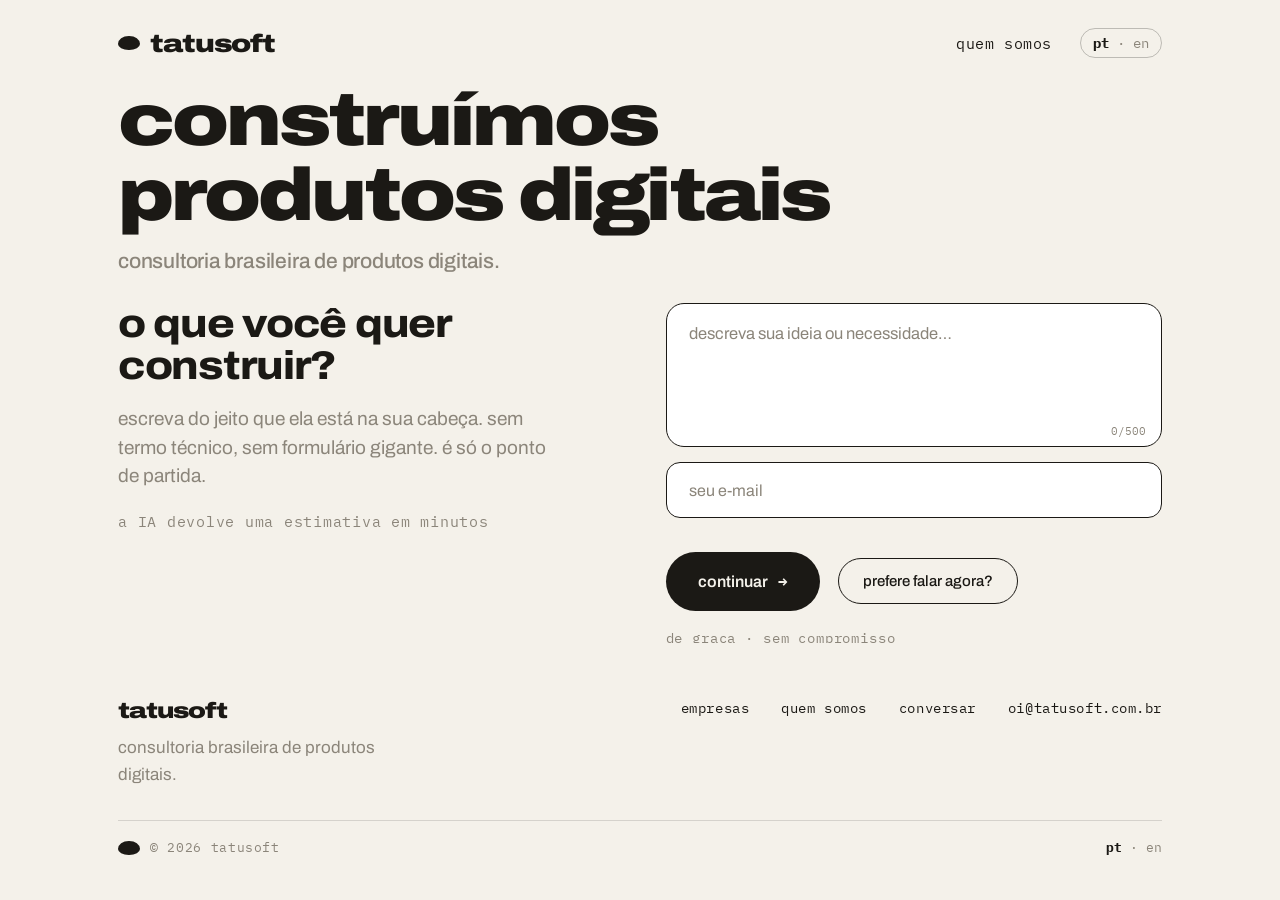
<file: index.html>
<!DOCTYPE html>
<html lang="pt-BR">
<head>
    <meta charset="UTF-8">
    <meta name="viewport" content="width=device-width, initial-scale=1.0">
    <meta name="description" content="Tatusoft - Consultoria brasileira de produtos digitais. Transformamos ideias em produtos digitais, do primeiro rabisco ao produto no ar.">
    <meta name="keywords" content="consultoria, produtos digitais, desenvolvimento, software, PME, tecnologia">
    <title>tatusoft - produtos digitais para PME</title>

    <!-- Favicon -->
    <link rel="icon" type="image/svg+xml" href="data:image/svg+xml,%3Csvg viewBox='0 0 32 32' xmlns='http://www.w3.org/2000/svg'%3E%3Ccircle cx='16' cy='16' r='16' fill='%231B1915'/%3E%3C/svg%3E">

    <!-- Fonts -->
    <link rel="preconnect" href="https://fonts.googleapis.com">
    <link rel="preconnect" href="https://fonts.gstatic.com" crossorigin>
    <link href="https://fonts.googleapis.com/css2?family=Archivo:wdth,wght@62..125,100..900&family=IBM+Plex+Mono:wght@400;500&display=swap" rel="stylesheet">

    <!-- CSS -->
    <link rel="stylesheet" href="css/style.css">
</head>
<body>
    <!-- Transition Splash (hidden by default) -->
    <div id="transitionSplash" class="transition-splash" style="display: none;">
        <div class="splash-pebble"></div>
        <div class="splash-logo">tatusoft</div>
        <div class="splash-label">preparando sua conversa</div>
    </div>

    <!-- Main Layout -->
    <div class="wrapper">
        <!-- Navigation -->
        <header class="nav">
            <a href="#" class="logo">
                <span class="logo-pebble"></span>
                tatusoft
            </a>
            <nav class="nav-menu">
                <a href="quem-somos.html" class="nav-link">quem somos</a>
                <button class="lang-switch" aria-label="alternar idioma">
                    <span class="lang-pt active">pt</span>
                    <span class="lang-divider"> · </span>
                    <span class="lang-en">en</span>
                </button>
            </nav>
        </header>

        <!-- Hero Section -->
        <section class="hero">
            <div class="container">
                <h1 class="hero-title">
                    <span class="hero-static" data-pt="construímos" data-en="we build">construímos</span>
                    <span class="hero-dynamic" data-words-pt='["produtos digitais", "projetos proprietários", "experimentos digitais", "times de tecnologia"]' data-words-en='["digital products", "proprietary projects", "digital experiments", "technology teams"]'>produtos digitais</span>
                </h1>
                <p style="margin: 16px 0 0; font-size: clamp(17px, 2vw, 21px); color: var(--pedra); font-weight: 500; letter-spacing: -0.01em; max-width: 520px;" data-pt="consultoria brasileira de produtos digitais." data-en="a brazilian digital product consultancy.">
                    consultoria brasileira de produtos digitais.
                </p>

                <div class="hero-grid">
                    <div class="hero-info">
                        <h2 data-pt="o que você quer construir?" data-en="what do you want to build?">o que você quer construir?</h2>
                        <p data-pt="escreva do jeito que ela está na sua cabeça. sem termo técnico, sem formulário gigante. é só o ponto de partida." data-en="write it the way it's in your head. no technical terms, no giant form. it's just the starting point.">
                            escreva do jeito que ela está na sua cabeça. sem termo técnico, sem formulário gigante. é só o ponto de partida.
                        </p>
                        <div class="mono-accent" data-pt="a IA devolve uma estimativa em minutos" data-en="the AI returns an estimate in minutes">
                            a IA devolve uma estimativa em minutos
                        </div>
                    </div>

                    <form class="capture-form" id="captureForm">
                        <div class="textarea-wrapper">
                            <textarea
                                id="ideaInput"
                                maxlength="500"
                                placeholder="descreva sua ideia ou necessidade…"
                                data-placeholder-pt="descreva sua ideia ou necessidade…"
                                data-placeholder-en="describe your idea or need…"
                                required
                            ></textarea>
                            <div class="char-count">0/500</div>
                        </div>

                        <input
                            type="email"
                            id="emailInput"
                            placeholder="seu e-mail"
                            data-placeholder-pt="seu e-mail"
                            data-placeholder-en="your email"
                            required
                        >

                        <div class="form-actions">
                            <button type="submit" class="btn-primary">
                                <span data-pt="continuar" data-en="continue">continuar</span>
                                <span class="arrow">→</span>
                            </button>
                            <a href="https://wa.me/5511999999999" target="_blank" rel="noopener" class="btn-whatsapp">
                                <span data-pt="prefere falar agora?" data-en="prefer to talk now?">prefere falar agora?</span>
                            </a>
                            <span class="form-note" data-pt="de graça · sem compromisso" data-en="free · no commitment">
                                de graça · sem compromisso
                            </span>
                        </div>
                    </form>
                </div>
            </div>
        </section>

        <!-- Footer -->
        <footer class="footer">
            <div class="footer-expanded">
                <div class="footer-top-section">
                    <div class="footer-brand">
                        <div class="footer-logo">tatusoft</div>
                        <div class="footer-tagline" data-pt="consultoria brasileira de produtos digitais." data-en="a brazilian digital product consultancy.">
                            consultoria brasileira de produtos digitais.
                        </div>
                    </div>
                    <div class="footer-nav-links">
                        <a href="b2b.html" data-pt="empresas" data-en="companies">empresas</a>
                        <a href="quem-somos.html" data-pt="quem somos" data-en="about us">quem somos</a>
                        <a href="#captureForm" data-pt="conversar" data-en="let's talk">conversar</a>
                        <a href="mailto:oi@tatusoft.com.br">oi@tatusoft.com.br</a>
                    </div>
                </div>
                <div class="footer-bottom-section">
                    <div class="footer-left">
                        <span class="footer-pebble"></span>
                        <span class="footer-copyright">© 2026 tatusoft</span>
                    </div>
                    <button class="lang-switch-footer" aria-label="alternar idioma">
                        <span class="lang-pt active">pt</span>
                        <span> · </span>
                        <span class="lang-en">en</span>
                    </button>
                </div>
            </div>
        </footer>
    </div>

    <!-- JavaScript -->
    <script src="js/main.js"></script>
</body>
</html>
</file>
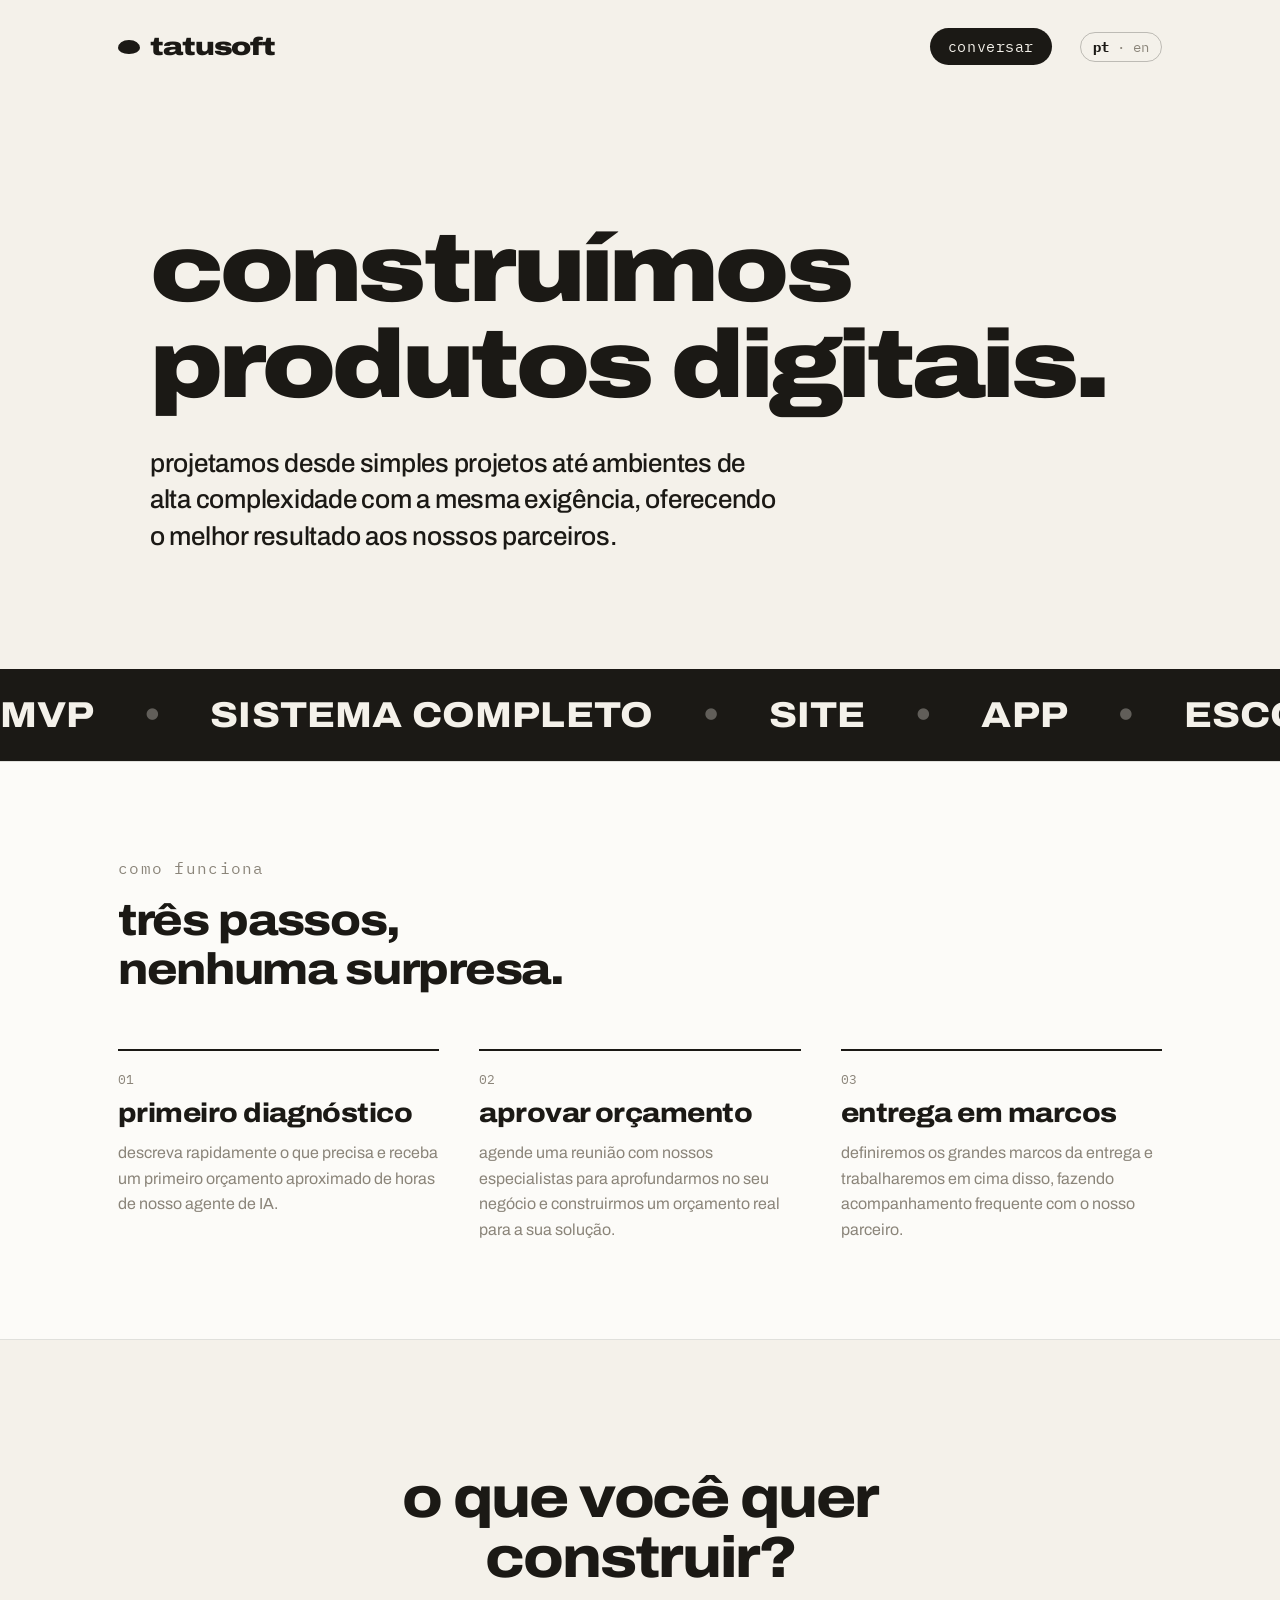
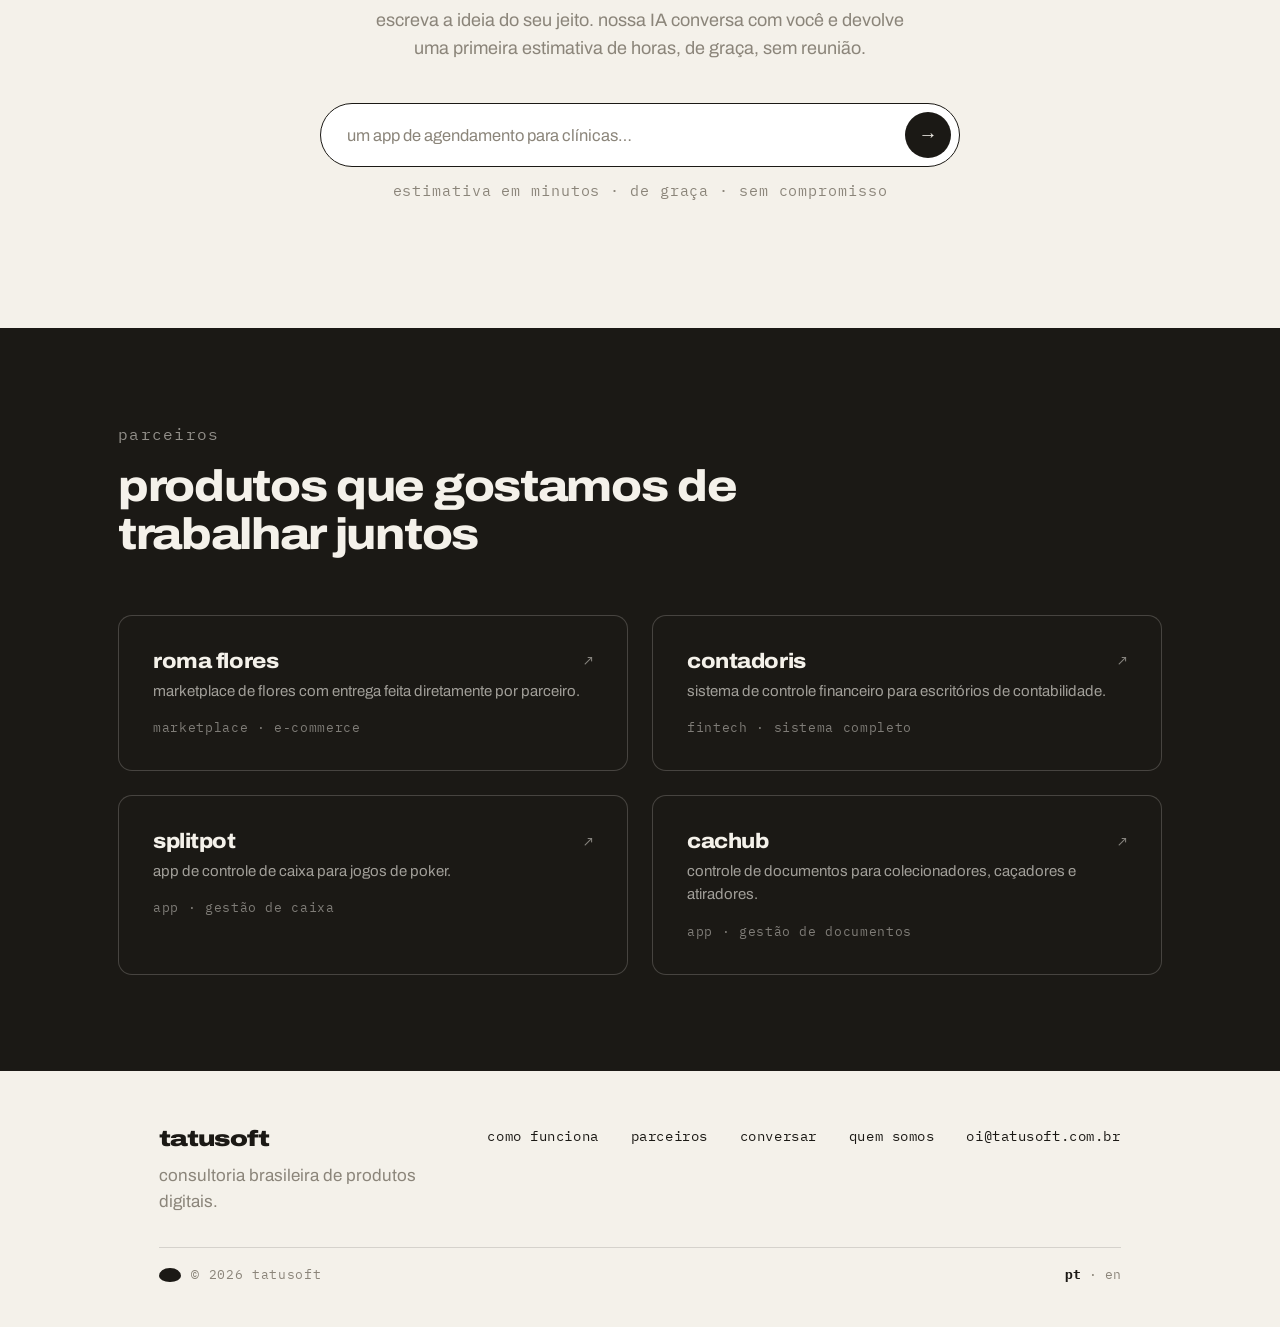
<file: b2b.html>
<!DOCTYPE html>
<html lang="pt-BR">
<head>
    <meta charset="UTF-8">
    <meta name="viewport" content="width=device-width, initial-scale=1.0">
    <meta name="description" content="Tatusoft - Consultoria brasileira de produtos digitais. Construímos produtos digitais de alta complexidade com a mesma exigência, oferecendo o melhor resultado aos nossos parceiros.">
    <meta name="keywords" content="tatusoft, consultoria, produtos digitais, desenvolvimento, software, B2B, empresas">
    <title>tatusoft - consultoria brasileira de produtos digitais</title>

    <!-- Favicon -->
    <link rel="icon" type="image/svg+xml" href="data:image/svg+xml,%3Csvg viewBox='0 0 32 32' xmlns='http://www.w3.org/2000/svg'%3E%3Ccircle cx='16' cy='16' r='16' fill='%231B1915'/%3E%3C/svg%3E">

    <!-- Fonts -->
    <link rel="preconnect" href="https://fonts.googleapis.com">
    <link rel="preconnect" href="https://fonts.gstatic.com" crossorigin>
    <link href="https://fonts.googleapis.com/css2?family=Archivo:wdth,wght@62..125,100..900&family=IBM+Plex+Mono:wght@400;500&display=swap" rel="stylesheet">

    <!-- CSS -->
    <link rel="stylesheet" href="css/style.css">
    <style>
        /* Page specific styles */
        html {
            scroll-behavior: smooth;
            overflow: auto;
            height: auto;
        }
        body {
            overflow: auto;
            height: auto;
            min-height: 100vh;
        }

        .page-wrapper {
            min-height: 100vh;
            display: flex;
            flex-direction: column;
        }

        /* Hero Section B2B */
        .hero-b2b {
            max-width: 1140px;
            margin: 0 auto;
            padding: clamp(56px, 10vw, 130px) clamp(20px, 4vw, 48px) clamp(64px, 9vw, 120px);
            display: flex;
            flex-direction: column;
            justify-content: center;
        }

        .hero-b2b h1 {
            margin: 0;
            font-size: clamp(42px, 7.6vw, 96px);
            font-weight: 900;
            font-stretch: 118%;
            letter-spacing: -0.04em;
            line-height: 1.0;
            max-width: 980px;
        }

        .hero-b2b p {
            margin: clamp(20px, 3vw, 32px) 0 0;
            font-size: clamp(18px, 2.4vw, 26px);
            font-weight: 500;
            letter-spacing: -0.01em;
            line-height: 1.4;
            max-width: 640px;
            color: var(--grafite);
        }

        /* Ticker/Banner */
        .ticker-section {
            overflow: hidden;
            width: 100%;
            background: var(--grafite);
            color: var(--papel);
            padding: clamp(16px, 2.4vw, 26px) 0;
        }

        .ticker-content {
            display: flex;
            width: max-content;
            white-space: nowrap;
            animation: ticker 30s linear infinite;
            will-change: transform;
        }

        .ticker-items {
            display: flex;
            align-items: center;
            gap: clamp(30px, 4vw, 56px);
            padding-right: clamp(30px, 4vw, 56px);
            font-size: clamp(22px, 3.2vw, 36px);
            font-weight: 800;
            font-stretch: 112%;
            letter-spacing: 0.005em;
            text-transform: uppercase;
        }

        .ticker-dot {
            opacity: 0.32;
            font-size: 0.42em;
            transform: translateY(-0.12em);
        }

        @keyframes ticker {
            from { transform: translateX(0); }
            to { transform: translateX(-50%); }
        }

        /* Metodologia Section */
        .metodologia-section {
            background: #FCFBF8;
            border-top: 1px solid rgba(27, 25, 21, 0.12);
            border-bottom: 1px solid rgba(27, 25, 21, 0.12);
        }

        .metodologia-content {
            max-width: 1140px;
            margin: 0 auto;
            padding: clamp(56px, 8vw, 96px) clamp(20px, 4vw, 48px);
        }

        .section-label {
            font-family: 'IBM Plex Mono', monospace;
            font-size: 16px;
            letter-spacing: 0.08em;
            color: var(--pedra);
        }

        .section-title {
            margin: 18px 0 0;
            font-size: clamp(28px, 4vw, 44px);
            font-weight: 800;
            font-stretch: 112%;
            letter-spacing: -0.03em;
            line-height: 1.1;
            max-width: 720px;
        }

        .steps-grid {
            margin-top: clamp(36px, 5vw, 56px);
            display: grid;
            grid-template-columns: repeat(auto-fit, minmax(260px, 1fr));
            gap: clamp(28px, 4vw, 40px);
        }

        .step-card {
            border-top: 2px solid var(--grafite);
            padding-top: 20px;
        }

        .step-number {
            font-family: 'IBM Plex Mono', monospace;
            font-size: 13px;
            color: var(--pedra);
        }

        .step-title {
            margin-top: 10px;
            font-size: clamp(22px, 2.6vw, 27px);
            font-weight: 800;
            font-stretch: 110%;
            letter-spacing: -0.02em;
        }

        .step-desc {
            margin: 12px 0 0;
            font-size: 16px;
            line-height: 1.6;
            color: var(--pedra);
        }

        /* Coleta Section */
        .coleta-section {
            max-width: 1140px;
            margin: 0 auto;
            padding: clamp(64px, 10vw, 130px) clamp(20px, 4vw, 48px);
            display: flex;
            flex-direction: column;
            align-items: center;
            text-align: center;
        }

        .coleta-title {
            margin: 0;
            font-size: clamp(32px, 5.4vw, 58px);
            font-weight: 800;
            font-stretch: 112%;
            letter-spacing: -0.035em;
            line-height: 1.05;
            max-width: 760px;
        }

        .coleta-subtitle {
            margin: 18px 0 0;
            font-size: clamp(15px, 1.8vw, 18px);
            color: var(--pedra);
            line-height: 1.55;
            max-width: 540px;
        }

        .idea-input-container {
            margin-top: clamp(28px, 4vw, 40px);
            width: 640px;
            max-width: 100%;
            min-height: 62px;
            border: 1.5px solid var(--grafite);
            border-radius: 999px;
            background: #FFFFFF;
            display: flex;
            align-items: center;
            padding: 8px 8px 8px clamp(18px, 3vw, 26px);
            gap: 10px;
            cursor: pointer;
            transition: all 0.2s ease;
        }

        .idea-input-container:hover {
            box-shadow: 0 4px 12px rgba(27, 25, 21, 0.15);
        }

        .idea-input {
            flex: 1;
            min-width: 0;
            border: none;
            outline: none;
            background: transparent;
            font-size: 16.5px;
            color: var(--grafite);
            font-family: 'Archivo', system-ui, sans-serif;
            cursor: pointer;
            pointer-events: none;
        }

        .idea-submit {
            width: 46px;
            height: 46px;
            flex: none;
            border-radius: 999px;
            background: var(--grafite);
            color: var(--papel);
            border: none;
            display: flex;
            align-items: center;
            justify-content: center;
            font-size: 19px;
            cursor: pointer;
        }

        .coleta-note {
            margin-top: 14px;
            font-family: 'IBM Plex Mono', monospace;
            font-size: 15px;
            letter-spacing: 0.06em;
            color: var(--pedra);
        }

        /* Parceiros Section */
        .parceiros-section {
            background: var(--grafite);
            color: var(--papel);
        }

        .parceiros-content {
            max-width: 1140px;
            margin: 0 auto;
            padding: clamp(56px, 8vw, 96px) clamp(20px, 4vw, 48px);
        }

        .parceiros-label {
            font-family: 'IBM Plex Mono', monospace;
            font-size: 16px;
            letter-spacing: 0.08em;
            color: rgba(244, 241, 234, 0.55);
        }

        .parceiros-title {
            margin: 18px 0 0;
            font-size: clamp(28px, 4vw, 44px);
            font-weight: 800;
            font-stretch: 112%;
            letter-spacing: -0.03em;
            line-height: 1.1;
            max-width: 720px;
            color: var(--papel);
        }

        .parceiros-grid {
            margin-top: clamp(36px, 5vw, 56px);
            display: grid;
            grid-template-columns: repeat(auto-fit, minmax(min(100%, 400px), 1fr));
            gap: clamp(16px, 2.5vw, 24px);
        }

        .parceiro-card {
            display: flex;
            flex-direction: column;
            text-decoration: none;
            border-radius: 14px;
            padding: clamp(24px, 3vw, 34px);
            cursor: pointer;
            transition: all 0.22s ease;
            background: var(--grafite);
            border: 1px solid rgba(244, 241, 234, 0.2);
            color: var(--papel);
        }

        .parceiro-card:hover {
            background: var(--papel);
            border-color: var(--papel);
            color: var(--grafite);
            opacity: 1;
        }

        .parceiro-header {
            display: flex;
            align-items: center;
            justify-content: space-between;
            gap: 12px;
        }

        .parceiro-nome {
            font-size: 21px;
            font-weight: 800;
            font-stretch: 110%;
            letter-spacing: -0.02em;
        }

        .parceiro-arrow {
            font-family: 'IBM Plex Mono', monospace;
            font-size: 15px;
            opacity: 0.5;
        }

        .parceiro-desc {
            margin: 8px 0 0;
            font-size: 15px;
            line-height: 1.55;
            opacity: 0.62;
        }

        .parceiro-tag {
            margin-top: 16px;
            font-family: 'IBM Plex Mono', monospace;
            font-size: 13px;
            letter-spacing: 0.05em;
            opacity: 0.46;
        }

        /* Footer B2B */
        .footer-b2b {
            max-width: 1140px;
            margin: 0 auto;
            padding: clamp(36px, 5vw, 56px) clamp(20px, 4vw, 48px) clamp(28px, 4vw, 44px);
        }

        .footer-top {
            display: flex;
            flex-wrap: wrap;
            gap: 24px 48px;
            align-items: flex-start;
            justify-content: space-between;
        }

        .footer-brand {
            display: flex;
            flex-direction: column;
            gap: 12px;
        }

        .footer-logo {
            font-size: 22px;
            font-weight: 900;
            font-stretch: 125%;
            letter-spacing: -0.045em;
        }

        .footer-tagline {
            font-size: 17px;
            color: var(--pedra);
            max-width: 280px;
            line-height: 1.55;
        }

        .footer-links {
            display: flex;
            flex-wrap: wrap;
            gap: 12px 32px;
            font-family: 'IBM Plex Mono', monospace;
            font-size: 14px;
            letter-spacing: 0.04em;
        }

        .footer-divider {
            margin-top: 32px;
            border-top: 1px solid rgba(27, 25, 21, 0.14);
            padding-top: 18px;
            display: flex;
            flex-wrap: wrap;
            gap: 12px;
            align-items: center;
            justify-content: space-between;
        }

        /* Mobile */
        @media (max-width: 640px) {
            .hero-b2b {
                padding: clamp(40px, 8vw, 64px) 20px;
            }

            .hero-b2b h1 {
                font-size: clamp(32px, 10vw, 48px);
            }

            .steps-grid {
                grid-template-columns: 1fr;
            }

            .parceiros-grid {
                grid-template-columns: 1fr;
            }

            .idea-input-container {
                padding: 6px 6px 6px 20px;
            }

            .footer-top {
                flex-direction: column;
            }
        }
    </style>
</head>
<body>
    <!-- Transition Splash (hidden by default) -->
    <div id="transitionSplash" class="transition-splash" style="display: none;">
        <div class="splash-pebble"></div>
        <div class="splash-logo">tatusoft</div>
        <div class="splash-label" data-pt="preparando sua conversa" data-en="setting up your chat">preparando sua conversa</div>
    </div>

    <!-- Main Layout -->
    <div class="page-wrapper">
        <!-- Navigation -->
        <header class="nav">
            <a href="#" class="logo">
                <span class="logo-pebble"></span>
                tatusoft
            </a>
            <nav class="nav-menu">
                <a href="#ideia" class="nav-link" style="background: var(--grafite); color: var(--papel); border-radius: 999px; padding: 9px 18px;" data-pt="conversar" data-en="let's talk">conversar</a>
                <button class="lang-switch" aria-label="alternar idioma">
                    <span class="lang-pt active">pt</span>
                    <span class="lang-divider"> · </span>
                    <span class="lang-en">en</span>
                </button>
            </nav>
        </header>

        <!-- Hero Section -->
        <section class="hero-b2b">
            <h1 data-pt="construímos produtos digitais." data-en="we build digital products.">
                construímos produtos digitais.
            </h1>
            <p data-pt="projetamos desde simples projetos até ambientes de alta complexidade com a mesma exigência, oferecendo o melhor resultado aos nossos parceiros."
               data-en="we design everything from simple projects to highly complex systems with the same rigor, delivering the best results to our partners.">
                projetamos desde simples projetos até ambientes de alta complexidade com a mesma exigência, oferecendo o melhor resultado aos nossos parceiros.
            </p>
        </section>

        <!-- Ticker/Banner -->
        <section class="ticker-section">
            <div class="ticker-content">
                <div class="ticker-items">
                    <span data-pt="mvp" data-en="mvp">mvp</span><span class="ticker-dot">●</span>
                    <span data-pt="sistema completo" data-en="full system">sistema completo</span><span class="ticker-dot">●</span>
                    <span data-pt="site" data-en="website">site</span><span class="ticker-dot">●</span>
                    <span data-pt="app" data-en="app">app</span><span class="ticker-dot">●</span>
                    <span data-pt="escopo aberto" data-en="open scope">escopo aberto</span><span class="ticker-dot">●</span>
                    <span data-pt="escopo fechado" data-en="fixed scope">escopo fechado</span><span class="ticker-dot">●</span>
                    <span data-pt="alocação de time" data-en="team allocation">alocação de time</span><span class="ticker-dot">●</span>
                </div>
                <div class="ticker-items" aria-hidden="true">
                    <span data-pt="mvp" data-en="mvp">mvp</span><span class="ticker-dot">●</span>
                    <span data-pt="sistema completo" data-en="full system">sistema completo</span><span class="ticker-dot">●</span>
                    <span data-pt="site" data-en="website">site</span><span class="ticker-dot">●</span>
                    <span data-pt="app" data-en="app">app</span><span class="ticker-dot">●</span>
                    <span data-pt="escopo aberto" data-en="open scope">escopo aberto</span><span class="ticker-dot">●</span>
                    <span data-pt="escopo fechado" data-en="fixed scope">escopo fechado</span><span class="ticker-dot">●</span>
                    <span data-pt="alocação de time" data-en="team allocation">alocação de time</span><span class="ticker-dot">●</span>
                </div>
            </div>
        </section>

        <!-- Metodologia Section -->
        <section id="metodo" class="metodologia-section">
            <div class="metodologia-content">
                <div class="section-label" data-pt="como funciona" data-en="how it works">como funciona</div>
                <h2 class="section-title">
                    <span data-pt="três passos," data-en="three steps,">três passos,</span><br>
                    <span data-pt="nenhuma surpresa." data-en="no surprises.">nenhuma surpresa.</span>
                </h2>
                <div class="steps-grid">
                    <div class="step-card">
                        <div class="step-number">01</div>
                        <div class="step-title" data-pt="primeiro diagnóstico" data-en="first diagnosis">primeiro diagnóstico</div>
                        <p class="step-desc" data-pt="descreva rapidamente o que precisa e receba um primeiro orçamento aproximado de horas de nosso agente de IA."
                           data-en="briefly describe what you need and get a first rough estimate of hours from our AI agent.">
                            descreva rapidamente o que precisa e receba um primeiro orçamento aproximado de horas de nosso agente de IA.
                        </p>
                    </div>
                    <div class="step-card">
                        <div class="step-number">02</div>
                        <div class="step-title" data-pt="aprovar orçamento" data-en="approve the quote">aprovar orçamento</div>
                        <p class="step-desc" data-pt="agende uma reunião com nossos especialistas para aprofundarmos no seu negócio e construirmos um orçamento real para a sua solução."
                           data-en="book a meeting with our specialists so we can dive into your business and build a real quote for your solution.">
                            agende uma reunião com nossos especialistas para aprofundarmos no seu negócio e construirmos um orçamento real para a sua solução.
                        </p>
                    </div>
                    <div class="step-card">
                        <div class="step-number">03</div>
                        <div class="step-title" data-pt="entrega em marcos" data-en="milestone delivery">entrega em marcos</div>
                        <p class="step-desc" data-pt="definiremos os grandes marcos da entrega e trabalharemos em cima disso, fazendo acompanhamento frequente com o nosso parceiro."
                           data-en="we'll define the major delivery milestones and work against them, checking in frequently with our partner.">
                            definiremos os grandes marcos da entrega e trabalharemos em cima disso, fazendo acompanhamento frequente com o nosso parceiro.
                        </p>
                    </div>
                </div>
            </div>
        </section>

        <!-- Coleta da Ideia Section -->
        <section id="ideia" class="coleta-section">
            <h2 class="coleta-title" data-pt="o que você quer construir?" data-en="what do you want to build?">
                o que você quer construir?
            </h2>
            <p class="coleta-subtitle" data-pt="escreva a ideia do seu jeito. nossa IA conversa com você e devolve uma primeira estimativa de horas, de graça, sem reunião."
               data-en="write your idea your way. our AI chats with you and returns a first estimate of hours, for free, no meeting required.">
                escreva a ideia do seu jeito. nossa IA conversa com você e devolve uma primeira estimativa de horas, de graça, sem reunião.
            </p>
            <div class="idea-input-container" onclick="window.location.href='conversa-ia.html'">
                <input class="idea-input"
                       placeholder="um app de agendamento para clínicas…"
                       data-placeholder-pt="um app de agendamento para clínicas…"
                       data-placeholder-en="a scheduling app for clinics…"
                       readonly>
                <button class="idea-submit" aria-label="enviar ideia">→</button>
            </div>
            <div class="coleta-note" data-pt="estimativa em minutos · de graça · sem compromisso"
                 data-en="estimate in minutes · free · no commitment">
                estimativa em minutos · de graça · sem compromisso
            </div>
        </section>

        <!-- Parceiros Section -->
        <section id="parceiros" class="parceiros-section">
            <div class="parceiros-content">
                <div class="parceiros-label" data-pt="parceiros" data-en="partners">parceiros</div>
                <h2 class="parceiros-title" data-pt="produtos que gostamos de trabalhar juntos"
                    data-en="products we love building together">
                    produtos que gostamos de trabalhar juntos
                </h2>
                <div class="parceiros-grid">
                    <a href="https://romaflores.com.br/" target="_blank" rel="noopener" class="parceiro-card">
                        <div class="parceiro-header">
                            <div class="parceiro-nome">roma flores</div>
                            <span class="parceiro-arrow">↗</span>
                        </div>
                        <p class="parceiro-desc" data-pt="marketplace de flores com entrega feita diretamente por parceiro."
                           data-en="flower marketplace with delivery handled directly by a partner.">
                            marketplace de flores com entrega feita diretamente por parceiro.
                        </p>
                        <div class="parceiro-tag">marketplace · e-commerce</div>
                    </a>

                    <a href="https://www.contadoris.com.br/" target="_blank" rel="noopener" class="parceiro-card">
                        <div class="parceiro-header">
                            <div class="parceiro-nome">contadoris</div>
                            <span class="parceiro-arrow">↗</span>
                        </div>
                        <p class="parceiro-desc" data-pt="sistema de controle financeiro para escritórios de contabilidade."
                           data-en="financial management system for accounting firms.">
                            sistema de controle financeiro para escritórios de contabilidade.
                        </p>
                        <div class="parceiro-tag" data-pt="fintech · sistema completo" data-en="fintech · full system">fintech · sistema completo</div>
                    </a>

                    <a href="https://splitpot.com.br/" target="_blank" rel="noopener" class="parceiro-card">
                        <div class="parceiro-header">
                            <div class="parceiro-nome">splitpot</div>
                            <span class="parceiro-arrow">↗</span>
                        </div>
                        <p class="parceiro-desc" data-pt="app de controle de caixa para jogos de poker."
                           data-en="cash-tracking app for poker games.">
                            app de controle de caixa para jogos de poker.
                        </p>
                        <div class="parceiro-tag" data-pt="app · gestão de caixa" data-en="app · cash management">app · gestão de caixa</div>
                    </a>

                    <a href="https://apps.apple.com/br/app/cachub/id6774345519?l=en-GB" target="_blank" rel="noopener" class="parceiro-card">
                        <div class="parceiro-header">
                            <div class="parceiro-nome">cachub</div>
                            <span class="parceiro-arrow">↗</span>
                        </div>
                        <p class="parceiro-desc" data-pt="controle de documentos para colecionadores, caçadores e atiradores."
                           data-en="document management for collectors, hunters and shooters.">
                            controle de documentos para colecionadores, caçadores e atiradores.
                        </p>
                        <div class="parceiro-tag" data-pt="app · gestão de documentos" data-en="app · document management">app · gestão de documentos</div>
                    </a>
                </div>
            </div>
        </section>

        <!-- Footer -->
        <footer class="footer-b2b">
            <div class="footer-top">
                <div class="footer-brand">
                    <div class="footer-logo">tatusoft</div>
                    <div class="footer-tagline" data-pt="consultoria brasileira de produtos digitais."
                         data-en="a brazilian digital product consultancy.">
                        consultoria brasileira de produtos digitais.
                    </div>
                </div>
                <div class="footer-links">
                    <a href="#metodo" data-pt="como funciona" data-en="how it works">como funciona</a>
                    <a href="#parceiros" data-pt="parceiros" data-en="partners">parceiros</a>
                    <a href="#ideia" data-pt="conversar" data-en="let's talk">conversar</a>
                    <a href="quem-somos.html" data-pt="quem somos" data-en="about us">quem somos</a>
                    <a href="mailto:oi@tatusoft.com.br">oi@tatusoft.com.br</a>
                </div>
            </div>
            <div class="footer-divider">
                <div class="footer-left">
                    <span class="footer-pebble"></span>
                    <span class="footer-copyright">© 2026 tatusoft</span>
                </div>
                <button class="lang-switch-footer" aria-label="alternar idioma">
                    <span class="lang-pt active">pt</span>
                    <span> · </span>
                    <span class="lang-en">en</span>
                </button>
            </div>
        </footer>
    </div>

    <!-- JavaScript -->
    <script src="js/main.js"></script>
    <script>
        // Handle page transitions
        document.addEventListener('DOMContentLoaded', () => {
            // Check if coming from IA page
            const urlParams = new URLSearchParams(window.location.search);
            if (urlParams.get('from') === 'ia') {
                // Show returning animation briefly
                const splash = document.getElementById('transitionSplash');
                if (splash) {
                    splash.style.display = 'flex';
                    splash.style.animation = 'splashout 1s ease forwards';
                    setTimeout(() => {
                        splash.style.display = 'none';
                    }, 1000);
                }
            }

            // Handle idea input click
            const ideaContainer = document.querySelector('.idea-input-container');
            if (ideaContainer) {
                ideaContainer.addEventListener('click', (e) => {
                    e.preventDefault();
                    const splash = document.getElementById('transitionSplash');
                    if (splash) {
                        splash.style.display = 'flex';
                        setTimeout(() => {
                            window.location.href = 'conversa-ia.html';
                        }, 900);
                    } else {
                        window.location.href = 'conversa-ia.html';
                    }
                });
            }
        });

        // Add splash animations
        const style = document.createElement('style');
        style.textContent = `
            @keyframes splashout {
                0%, 45% { opacity: 1; }
                100% { opacity: 0; }
            }
        `;
        document.head.appendChild(style);
    </script>
</body>
</html>
</file>
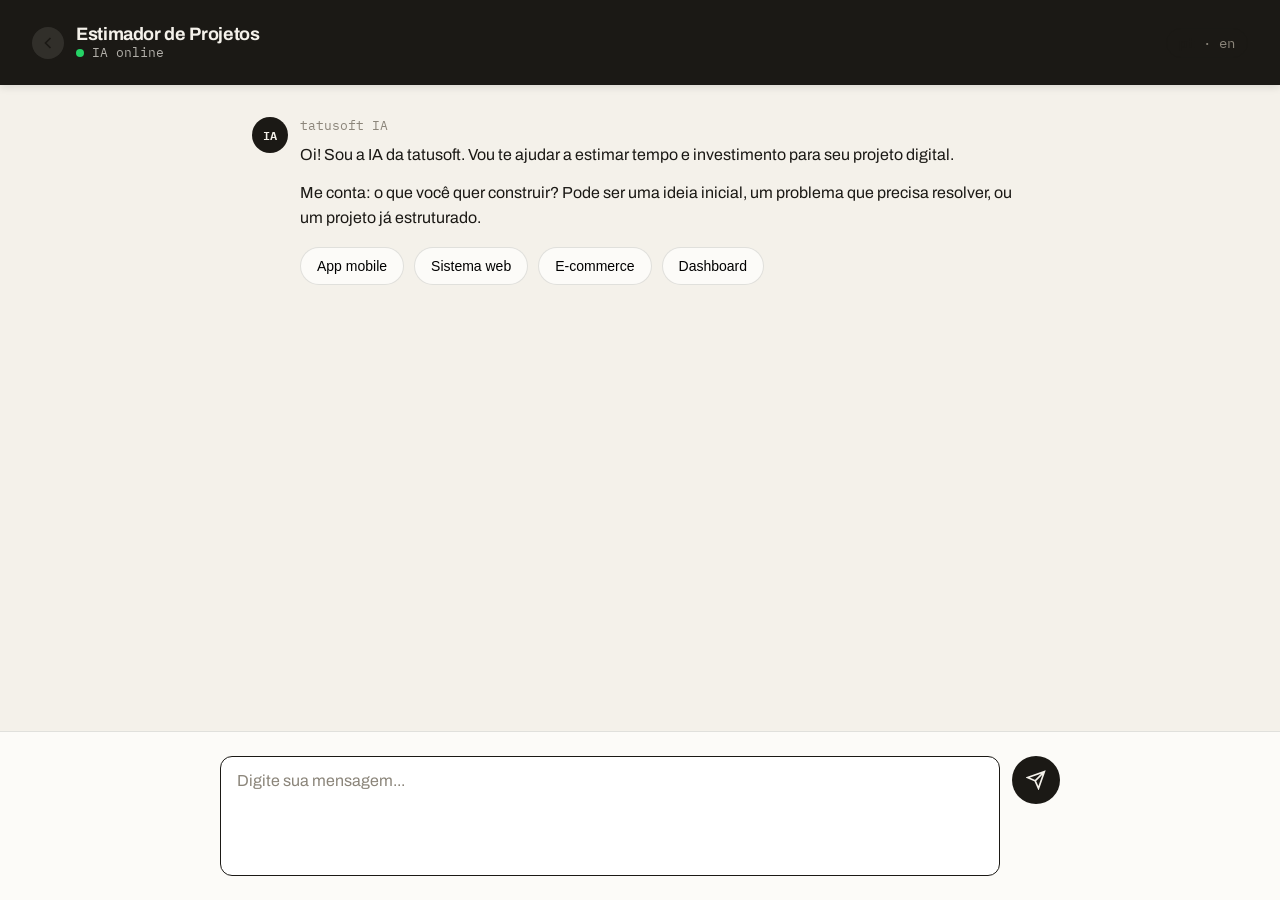
<file: conversa-ia.html>
<!DOCTYPE html>
<html lang="pt-BR">
<head>
    <meta charset="UTF-8">
    <meta name="viewport" content="width=device-width, initial-scale=1.0">
    <meta name="description" content="Tatusoft - Converse com nossa IA para estimar seu projeto digital.">
    <title>Conversa IA - tatusoft</title>

    <!-- Favicon -->
    <link rel="icon" type="image/svg+xml" href="data:image/svg+xml,%3Csvg viewBox='0 0 32 32' xmlns='http://www.w3.org/2000/svg'%3E%3Ccircle cx='16' cy='16' r='16' fill='%231B1915'/%3E%3C/svg%3E">

    <!-- Fonts -->
    <link rel="preconnect" href="https://fonts.googleapis.com">
    <link rel="preconnect" href="https://fonts.gstatic.com" crossorigin>
    <link href="https://fonts.googleapis.com/css2?family=Archivo:wdth,wght@62..125,100..900&family=IBM+Plex+Mono:wght@400;500&display=swap" rel="stylesheet">

    <!-- CSS -->
    <link rel="stylesheet" href="css/style.css">
    <style>
        html, body {
            height: 100%;
            overflow: hidden;
        }

        .chat-wrapper {
            height: 100vh;
            display: flex;
            flex-direction: column;
            background: var(--papel);
        }

        /* Chat Header */
        .chat-header {
            flex: none;
            background: var(--grafite);
            color: var(--papel);
            padding: clamp(16px, 2vw, 24px) clamp(20px, 3vw, 32px);
            display: flex;
            align-items: center;
            justify-content: space-between;
            box-shadow: 0 2px 8px rgba(27, 25, 21, 0.12);
        }

        .chat-header-left {
            display: flex;
            align-items: center;
            gap: 12px;
        }

        .back-btn {
            width: 32px;
            height: 32px;
            border-radius: 50%;
            background: rgba(244, 241, 234, 0.1);
            display: flex;
            align-items: center;
            justify-content: center;
            cursor: pointer;
            transition: background 0.2s ease;
        }

        .back-btn:hover {
            background: rgba(244, 241, 234, 0.2);
        }

        .chat-title {
            font-size: 18px;
            font-weight: 700;
            letter-spacing: -0.02em;
        }

        .chat-status {
            display: flex;
            align-items: center;
            gap: 8px;
            font-family: 'IBM Plex Mono', monospace;
            font-size: 13px;
            color: rgba(244, 241, 234, 0.7);
        }

        .status-dot {
            width: 8px;
            height: 8px;
            background: #25D366;
            border-radius: 50%;
            animation: pulse 2s ease infinite;
        }

        @keyframes pulse {
            0%, 100% { opacity: 1; }
            50% { opacity: 0.5; }
        }

        /* Chat Container */
        .chat-container {
            flex: 1;
            overflow-y: auto;
            padding: clamp(20px, 3vw, 32px);
            display: flex;
            flex-direction: column;
            gap: 16px;
            max-width: 840px;
            width: 100%;
            margin: 0 auto;
        }

        /* Messages */
        .message {
            display: flex;
            gap: 12px;
            animation: messageIn 0.3s ease;
        }

        @keyframes messageIn {
            from {
                opacity: 0;
                transform: translateY(10px);
            }
            to {
                opacity: 1;
                transform: translateY(0);
            }
        }

        .message-avatar {
            flex: none;
            width: 36px;
            height: 36px;
            border-radius: 50%;
            display: flex;
            align-items: center;
            justify-content: center;
            font-family: 'IBM Plex Mono', monospace;
            font-size: 12px;
            font-weight: 600;
        }

        .message.ai .message-avatar {
            background: var(--grafite);
            color: var(--papel);
        }

        .message.user .message-avatar {
            background: rgba(27, 25, 21, 0.08);
            color: var(--grafite);
        }

        .message-content {
            flex: 1;
            display: flex;
            flex-direction: column;
            gap: 8px;
        }

        .message-name {
            font-family: 'IBM Plex Mono', monospace;
            font-size: 13px;
            color: var(--pedra);
        }

        .message-text {
            font-size: 16px;
            line-height: 1.6;
            color: var(--grafite);
        }

        .message-text p {
            margin: 0 0 12px 0;
        }

        .message-text p:last-child {
            margin: 0;
        }

        /* Typing Indicator */
        .typing-indicator {
            display: flex;
            gap: 4px;
            padding: 8px 0;
        }

        .typing-dot {
            width: 8px;
            height: 8px;
            background: var(--pedra);
            border-radius: 50%;
            animation: typing 1.4s ease infinite;
        }

        .typing-dot:nth-child(2) {
            animation-delay: 0.2s;
        }

        .typing-dot:nth-child(3) {
            animation-delay: 0.4s;
        }

        @keyframes typing {
            0%, 60%, 100% {
                transform: translateY(0);
                opacity: 0.5;
            }
            30% {
                transform: translateY(-10px);
                opacity: 1;
            }
        }

        /* Quick Actions */
        .quick-actions {
            display: flex;
            flex-wrap: wrap;
            gap: 10px;
            margin-top: 8px;
        }

        .quick-action {
            padding: 10px 16px;
            background: var(--leite);
            border: 1px solid rgba(27, 25, 21, 0.12);
            border-radius: 999px;
            font-size: 14px;
            font-weight: 500;
            cursor: pointer;
            transition: all 0.2s ease;
        }

        .quick-action:hover {
            background: var(--grafite);
            color: var(--papel);
            transform: translateY(-2px);
        }

        /* Estimate Card */
        .estimate-card {
            background: var(--leite);
            border: 1px solid rgba(27, 25, 21, 0.12);
            border-radius: 16px;
            padding: 24px;
            margin-top: 12px;
        }

        .estimate-header {
            display: flex;
            align-items: center;
            justify-content: space-between;
            margin-bottom: 20px;
        }

        .estimate-title {
            font-size: 18px;
            font-weight: 700;
            color: var(--grafite);
        }

        .estimate-badge {
            background: var(--grafite);
            color: var(--papel);
            padding: 6px 12px;
            border-radius: 999px;
            font-family: 'IBM Plex Mono', monospace;
            font-size: 11px;
            letter-spacing: 0.05em;
            text-transform: uppercase;
        }

        .estimate-details {
            display: grid;
            grid-template-columns: repeat(auto-fit, minmax(150px, 1fr));
            gap: 20px;
        }

        .estimate-item {
            display: flex;
            flex-direction: column;
            gap: 4px;
        }

        .estimate-label {
            font-family: 'IBM Plex Mono', monospace;
            font-size: 12px;
            color: var(--pedra);
            text-transform: uppercase;
            letter-spacing: 0.05em;
        }

        .estimate-value {
            font-size: 24px;
            font-weight: 800;
            color: var(--grafite);
            letter-spacing: -0.02em;
        }

        /* Input Area */
        .chat-input-area {
            flex: none;
            padding: clamp(16px, 2vw, 24px) clamp(20px, 3vw, 32px);
            background: var(--leite);
            border-top: 1px solid rgba(27, 25, 21, 0.12);
        }

        .chat-input-container {
            max-width: 840px;
            margin: 0 auto;
            display: flex;
            gap: 12px;
        }

        .chat-input {
            flex: 1;
            min-height: 48px;
            max-height: 120px;
            padding: 12px 16px;
            background: white;
            border: 1.5px solid var(--grafite);
            border-radius: 12px;
            font-family: 'Archivo', system-ui, sans-serif;
            font-size: 16px;
            resize: none;
            outline: none;
            transition: box-shadow 0.2s ease;
        }

        .chat-input:focus {
            box-shadow: 0 0 0 2px rgba(27, 25, 21, 0.1);
        }

        .send-btn {
            flex: none;
            width: 48px;
            height: 48px;
            background: var(--grafite);
            color: var(--papel);
            border: none;
            border-radius: 50%;
            display: flex;
            align-items: center;
            justify-content: center;
            cursor: pointer;
            transition: transform 0.2s ease;
        }

        .send-btn:hover {
            transform: scale(1.05);
        }

        .send-btn:active {
            transform: scale(0.95);
        }

        /* Mobile Adjustments */
        @media (max-width: 640px) {
            .chat-container {
                padding: 16px;
            }

            .estimate-details {
                grid-template-columns: 1fr;
            }

            .chat-input-container {
                gap: 8px;
            }
        }
    </style>
</head>
<body>
    <div class="chat-wrapper">
        <!-- Chat Header -->
        <div class="chat-header">
            <div class="chat-header-left">
                <a href="index.html" class="back-btn">
                    <svg width="20" height="20" viewBox="0 0 24 24" fill="none" stroke="currentColor" stroke-width="2">
                        <path d="M15 18l-6-6 6-6"/>
                    </svg>
                </a>
                <div>
                    <div class="chat-title">Estimador de Projetos</div>
                    <div class="chat-status">
                        <span class="status-dot"></span>
                        <span data-pt="IA online" data-en="AI online">IA online</span>
                    </div>
                </div>
            </div>
            <button class="lang-switch" aria-label="alternar idioma">
                <span class="lang-pt active">pt</span>
                <span class="lang-divider"> · </span>
                <span class="lang-en">en</span>
            </button>
        </div>

        <!-- Chat Messages -->
        <div class="chat-container" id="chatContainer">
            <!-- Welcome Message -->
            <div class="message ai">
                <div class="message-avatar">IA</div>
                <div class="message-content">
                    <div class="message-name">tatusoft IA</div>
                    <div class="message-text">
                        <p data-pt="Oi! Sou a IA da tatusoft. Vou te ajudar a estimar tempo e investimento para seu projeto digital." data-en="Hi! I'm tatusoft's AI. I'll help you estimate time and investment for your digital project.">
                            Oi! Sou a IA da tatusoft. Vou te ajudar a estimar tempo e investimento para seu projeto digital.
                        </p>
                        <p data-pt="Me conta: o que você quer construir? Pode ser uma ideia inicial, um problema que precisa resolver, ou um projeto já estruturado." data-en="Tell me: what do you want to build? It can be an initial idea, a problem that needs solving, or an already structured project.">
                            Me conta: o que você quer construir? Pode ser uma ideia inicial, um problema que precisa resolver, ou um projeto já estruturado.
                        </p>
                    </div>
                    <div class="quick-actions">
                        <button class="quick-action" onclick="sendQuickMessage('App mobile')" data-pt="App mobile" data-en="Mobile app">App mobile</button>
                        <button class="quick-action" onclick="sendQuickMessage('Sistema web')" data-pt="Sistema web" data-en="Web system">Sistema web</button>
                        <button class="quick-action" onclick="sendQuickMessage('E-commerce')" data-pt="E-commerce" data-en="E-commerce">E-commerce</button>
                        <button class="quick-action" onclick="sendQuickMessage('Dashboard')" data-pt="Dashboard" data-en="Dashboard">Dashboard</button>
                    </div>
                </div>
            </div>
        </div>

        <!-- Input Area -->
        <div class="chat-input-area">
            <div class="chat-input-container">
                <textarea
                    class="chat-input"
                    id="chatInput"
                    placeholder="Digite sua mensagem..."
                    data-placeholder-pt="Digite sua mensagem..."
                    data-placeholder-en="Type your message..."
                    rows="1"
                ></textarea>
                <button class="send-btn" onclick="sendMessage()">
                    <svg width="20" height="20" viewBox="0 0 24 24" fill="none" stroke="currentColor" stroke-width="2">
                        <path d="M22 2L11 13M22 2l-7 20-4-9-9-4 20-7z"/>
                    </svg>
                </button>
            </div>
        </div>
    </div>

    <!-- JavaScript -->
    <script>
        // Auto-resize textarea
        const chatInput = document.getElementById('chatInput');
        const chatContainer = document.getElementById('chatContainer');

        chatInput.addEventListener('input', function() {
            this.style.height = 'auto';
            this.style.height = Math.min(this.scrollHeight, 120) + 'px';
        });

        // Send message on Enter (without Shift)
        chatInput.addEventListener('keydown', function(e) {
            if (e.key === 'Enter' && !e.shiftKey) {
                e.preventDefault();
                sendMessage();
            }
        });

        // Send message function
        function sendMessage() {
            const message = chatInput.value.trim();
            if (!message) return;

            // Add user message
            addMessage('user', message, 'Você');

            // Clear input
            chatInput.value = '';
            chatInput.style.height = 'auto';

            // Show typing indicator
            showTypingIndicator();

            // Simulate AI response
            setTimeout(() => {
                removeTypingIndicator();
                generateAIResponse(message);
            }, 2000);
        }

        // Quick message sender
        function sendQuickMessage(text) {
            chatInput.value = text;
            sendMessage();
        }

        // Add message to chat
        function addMessage(type, text, name) {
            const messageDiv = document.createElement('div');
            messageDiv.className = `message ${type}`;
            messageDiv.innerHTML = `
                <div class="message-avatar">${type === 'ai' ? 'IA' : 'Você'}</div>
                <div class="message-content">
                    <div class="message-name">${name}</div>
                    <div class="message-text">${text}</div>
                </div>
            `;
            chatContainer.appendChild(messageDiv);
            scrollToBottom();
        }

        // Show typing indicator
        function showTypingIndicator() {
            const typingDiv = document.createElement('div');
            typingDiv.className = 'message ai typing-message';
            typingDiv.innerHTML = `
                <div class="message-avatar">IA</div>
                <div class="message-content">
                    <div class="typing-indicator">
                        <div class="typing-dot"></div>
                        <div class="typing-dot"></div>
                        <div class="typing-dot"></div>
                    </div>
                </div>
            `;
            chatContainer.appendChild(typingDiv);
            scrollToBottom();
        }

        // Remove typing indicator
        function removeTypingIndicator() {
            const typingMessage = document.querySelector('.typing-message');
            if (typingMessage) {
                typingMessage.remove();
            }
        }

        // Generate AI response
        function generateAIResponse(userMessage) {
            const lowerMessage = userMessage.toLowerCase();
            let response = '';
            let showEstimate = false;

            if (lowerMessage.includes('app') || lowerMessage.includes('mobile')) {
                response = `
                    <p>Entendi! Um app mobile é uma excelente escolha para alcançar seus usuários.</p>
                    <p>Baseado no que você descreveu, aqui está uma estimativa inicial para seu projeto:</p>
                `;
                showEstimate = true;
            } else if (lowerMessage.includes('e-commerce') || lowerMessage.includes('loja')) {
                response = `
                    <p>Um e-commerce! Vamos construir uma loja digital que converte.</p>
                    <p>Com base nas funcionalidades típicas de um e-commerce, preparei esta estimativa:</p>
                `;
                showEstimate = true;
            } else if (lowerMessage.includes('sistema') || lowerMessage.includes('web')) {
                response = `
                    <p>Sistema web, perfeito! Vamos criar algo robusto e escalável.</p>
                    <p>Analisando as características de um sistema web completo:</p>
                `;
                showEstimate = true;
            } else {
                response = `
                    <p>Interessante! Para te dar uma estimativa mais precisa, me conta um pouco mais:</p>
                    <p>• Quem vai usar este produto?<br>
                    • Qual problema principal ele resolve?<br>
                    • Tem alguma referência de algo similar?</p>
                `;
            }

            const messageDiv = document.createElement('div');
            messageDiv.className = 'message ai';
            messageDiv.innerHTML = `
                <div class="message-avatar">IA</div>
                <div class="message-content">
                    <div class="message-name">tatusoft IA</div>
                    <div class="message-text">${response}</div>
                    ${showEstimate ? `
                        <div class="estimate-card">
                            <div class="estimate-header">
                                <div class="estimate-title">Estimativa do Projeto</div>
                                <div class="estimate-badge">MVP</div>
                            </div>
                            <div class="estimate-details">
                                <div class="estimate-item">
                                    <div class="estimate-label">Investimento</div>
                                    <div class="estimate-value">R$ 45-80k</div>
                                </div>
                                <div class="estimate-item">
                                    <div class="estimate-label">Prazo</div>
                                    <div class="estimate-value">8-12 sem</div>
                                </div>
                                <div class="estimate-item">
                                    <div class="estimate-label">Time</div>
                                    <div class="estimate-value">2-3 devs</div>
                                </div>
                            </div>
                        </div>
                        <div class="quick-actions">
                            <button class="quick-action" onclick="sendQuickMessage('Quero mais detalhes')">Mais detalhes</button>
                            <button class="quick-action" onclick="sendQuickMessage('Vamos conversar')">Agendar conversa</button>
                            <button class="quick-action" onclick="sendQuickMessage('Tenho outras dúvidas')">Outras dúvidas</button>
                        </div>
                    ` : `
                        <div class="quick-actions">
                            <button class="quick-action" onclick="sendQuickMessage('É um marketplace')">Marketplace</button>
                            <button class="quick-action" onclick="sendQuickMessage('Sistema interno')">Sistema interno</button>
                            <button class="quick-action" onclick="sendQuickMessage('Aplicativo de serviços')">App de serviços</button>
                        </div>
                    `}
                </div>
            `;
            chatContainer.appendChild(messageDiv);
            scrollToBottom();
        }

        // Scroll to bottom of chat
        function scrollToBottom() {
            chatContainer.scrollTop = chatContainer.scrollHeight;
        }

        // Load initial idea from localStorage if available
        window.addEventListener('DOMContentLoaded', () => {
            const urlParams = new URLSearchParams(window.location.search);
            const ideia = urlParams.get('ideia') || localStorage.getItem('tatu-ideia');

            if (ideia) {
                setTimeout(() => {
                    chatInput.value = ideia;
                    sendMessage();
                }, 1000);
            }
        });
    </script>

    <!-- Include main JS for language switching -->
    <script src="js/main.js"></script>
</body>
</html>
</file>
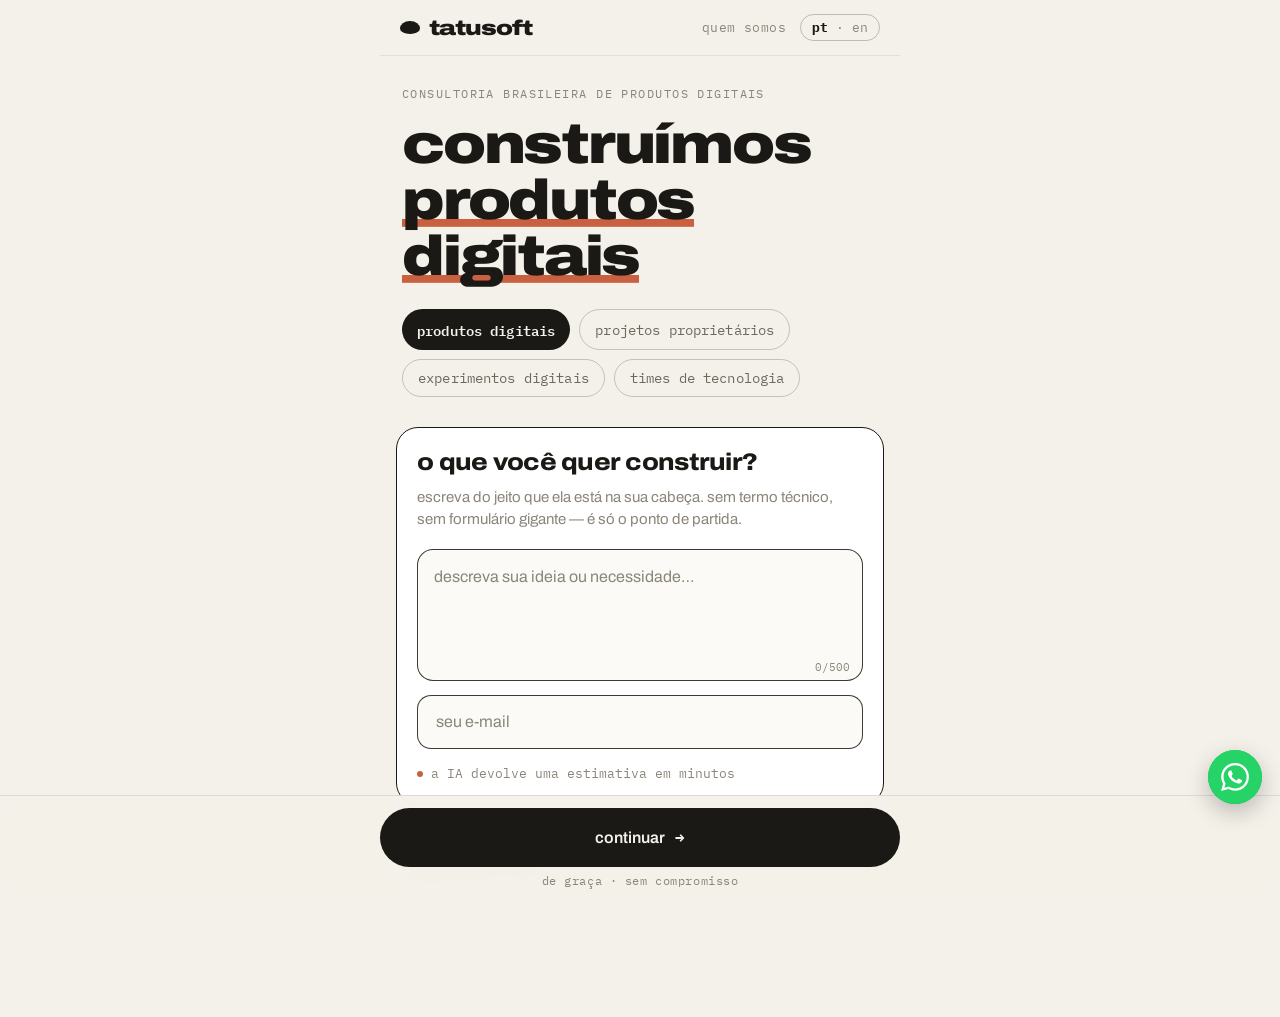
<file: index-mobile.html>
<!DOCTYPE html>
<html lang="pt-BR">
<head>
    <meta charset="UTF-8">
    <meta name="viewport" content="width=device-width, initial-scale=1.0, maximum-scale=1.0, user-scalable=no">
    <meta name="description" content="Tatusoft - Consultoria brasileira de produtos digitais. Transformamos ideias em produtos digitais.">
    <title>tatusoft - produtos digitais para PME</title>

    <!-- Favicon -->
    <link rel="icon" type="image/svg+xml" href="data:image/svg+xml,%3Csvg viewBox='0 0 32 32' xmlns='http://www.w3.org/2000/svg'%3E%3Ccircle cx='16' cy='16' r='16' fill='%231B1915'/%3E%3C/svg%3E">

    <!-- Fonts -->
    <link rel="preconnect" href="https://fonts.googleapis.com">
    <link rel="preconnect" href="https://fonts.gstatic.com" crossorigin>
    <link href="https://fonts.googleapis.com/css2?family=Archivo:wdth,wght@62..125,100..900&family=IBM+Plex+Mono:wght@400;500&display=swap" rel="stylesheet">

    <style>
        :root {
            --bege: #F4F1EA;
            --preto: #1B1915;
            --pedra: #8B857A;
            --laranja: #C9603F;
            --branco: #FFFFFF;
            --bege-claro: #FBFAF6;
            --whatsapp: #25D366;
            --erro: #B23A2E;
        }

        * {
            margin: 0;
            padding: 0;
            box-sizing: border-box;
        }

        html {
            background: var(--bege);
            -webkit-text-size-adjust: 100%;
        }

        body {
            margin: 0;
            background: var(--bege);
            color: var(--preto);
            font-family: 'Archivo', system-ui, sans-serif;
            -webkit-font-smoothing: antialiased;
            text-rendering: optimizeLegibility;
        }

        a {
            color: var(--preto);
            text-decoration: none;
        }

        a:hover {
            opacity: 0.6;
        }

        ::selection {
            background: var(--preto);
            color: var(--bege);
        }

        input, textarea {
            font-family: 'Archivo', system-ui, sans-serif;
        }

        input::placeholder, textarea::placeholder {
            color: var(--pedra);
            opacity: 1;
        }

        /* Animations */
        @keyframes pebble {
            0%, 100% { transform: translateY(0); }
            50% { transform: translateY(-7px); }
        }

        @keyframes wordin {
            from {
                opacity: 0;
                transform: translateY(0.5em) rotate(-1deg);
            }
            to {
                opacity: 1;
                transform: translateY(0) rotate(0);
            }
        }

        @keyframes wa-float {
            0%, 100% { transform: translateY(0); }
            50% { transform: translateY(-5px); }
        }

        @keyframes wa-ring {
            0% {
                transform: scale(1);
                opacity: 0.5;
            }
            70%, 100% {
                transform: scale(1.85);
                opacity: 0;
            }
        }

        /* Transition Splash */
        .transition-splash {
            position: fixed;
            inset: 0;
            z-index: 90;
            background: var(--preto);
            color: var(--bege);
            display: flex;
            flex-direction: column;
            align-items: center;
            justify-content: center;
            gap: 20px;
            display: none;
        }

        .transition-splash.active {
            display: flex;
        }

        .splash-pebble {
            width: 44px;
            height: 28px;
            background: var(--bege);
            border-radius: 50% / 58% 58% 44% 44%;
            animation: pebble 1.2s ease-in-out infinite;
        }

        .splash-logo {
            font-size: clamp(34px, 12vw, 52px);
            font-weight: 900;
            font-stretch: 125%;
            letter-spacing: -0.045em;
        }

        .splash-label {
            font-family: 'IBM Plex Mono', monospace;
            font-size: 12px;
            letter-spacing: 0.14em;
            color: rgba(244,241,234,0.55);
            text-transform: uppercase;
        }

        /* WhatsApp Button */
        .whatsapp-fixed {
            position: fixed;
            right: 18px;
            bottom: calc(96px + env(safe-area-inset-bottom));
            z-index: 80;
            width: 54px;
            height: 54px;
            display: flex;
            align-items: center;
            justify-content: center;
            animation: wa-float 3s ease-in-out infinite;
        }

        .whatsapp-ring {
            position: absolute;
            inset: 0;
            border-radius: 999px;
            background: var(--whatsapp);
            animation: wa-ring 2.4s ease-out infinite;
        }

        .whatsapp-icon {
            position: relative;
            width: 54px;
            height: 54px;
            border-radius: 999px;
            background: var(--whatsapp);
            color: var(--branco);
            display: flex;
            align-items: center;
            justify-content: center;
            box-shadow: 0 8px 22px rgba(27,25,21,0.26);
        }

        /* Main Container */
        .container {
            min-height: 100dvh;
            display: flex;
            flex-direction: column;
            max-width: 520px;
            margin: 0 auto;
            padding-bottom: calc(120px + env(safe-area-inset-bottom));
        }

        /* Navigation */
        .nav {
            position: sticky;
            top: 0;
            z-index: 40;
            background: rgba(244,241,234,0.86);
            backdrop-filter: saturate(150%) blur(12px);
            -webkit-backdrop-filter: saturate(150%) blur(12px);
            border-bottom: 1px solid rgba(27,25,21,0.08);
            display: flex;
            align-items: center;
            justify-content: space-between;
            gap: 12px;
            padding: 14px calc(20px + env(safe-area-inset-right)) 14px calc(20px + env(safe-area-inset-left));
        }

        .logo {
            display: flex;
            align-items: center;
            gap: 9px;
            font-size: 21px;
            font-weight: 900;
            font-stretch: 125%;
            letter-spacing: -0.045em;
        }

        .logo-pebble {
            width: 20px;
            height: 13px;
            background: var(--preto);
            border-radius: 50% / 58% 58% 44% 44%;
            flex: none;
        }

        .nav-menu {
            display: flex;
            align-items: center;
            gap: 14px;
            font-family: 'IBM Plex Mono', monospace;
            font-size: 13px;
            letter-spacing: 0.03em;
        }

        .nav-link {
            color: var(--pedra);
        }

        .lang-switch {
            border: 1px solid rgba(27,25,21,0.25);
            border-radius: 999px;
            padding: 4px 11px;
            cursor: pointer;
            user-select: none;
            white-space: nowrap;
            flex: none;
            background: transparent;
            font-family: 'IBM Plex Mono', monospace;
            font-size: 13px;
        }

        .lang-switch .active {
            font-weight: 700;
            color: var(--preto);
        }

        .lang-switch .inactive {
            color: var(--pedra);
        }

        /* Hero Section */
        .hero {
            padding: 30px 22px 0;
        }

        .eyebrow {
            font-family: 'IBM Plex Mono', monospace;
            font-size: 12px;
            letter-spacing: 0.12em;
            text-transform: uppercase;
            color: var(--pedra);
        }

        h1 {
            margin: 16px 0 0;
            font-size: clamp(40px, 12.5vw, 56px);
            font-weight: 900;
            font-stretch: 118%;
            letter-spacing: -0.04em;
            line-height: 1.0;
        }

        .hero-static {
            display: block;
        }

        .hero-dynamic {
            display: inline;
            background-image: linear-gradient(var(--laranja), var(--laranja));
            background-repeat: no-repeat;
            background-position: 0 92%;
            background-size: 100% 0.14em;
            -webkit-box-decoration-break: clone;
            box-decoration-break: clone;
            animation: wordin 0.5s cubic-bezier(0.22,1,0.36,1) both;
        }

        /* Chips */
        .chips {
            margin-top: 24px;
            display: flex;
            flex-wrap: wrap;
            gap: 9px;
        }

        .chip {
            border: none;
            cursor: pointer;
            border-radius: 999px;
            padding: 9px 15px;
            font-size: 13.5px;
            font-family: 'IBM Plex Mono', monospace;
            letter-spacing: 0.01em;
        }

        .chip.active {
            background: var(--preto);
            color: var(--bege);
            font-weight: 600;
        }

        .chip.inactive {
            background: transparent;
            color: #6E685D;
            border: 1px solid rgba(27,25,21,0.22);
        }

        /* Brief Card */
        .brief-card {
            margin: 30px 16px 0;
            background: var(--branco);
            border: 1.5px solid var(--preto);
            border-radius: 22px;
            padding: 22px 20px;
        }

        .brief-card h2 {
            margin: 0;
            font-size: 24px;
            font-weight: 800;
            font-stretch: 112%;
            letter-spacing: -0.03em;
            line-height: 1.08;
        }

        .brief-card p {
            margin: 10px 0 0;
            font-size: 15px;
            color: var(--pedra);
            line-height: 1.5;
            text-wrap: pretty;
        }

        .textarea-wrapper {
            position: relative;
            margin-top: 18px;
        }

        textarea {
            width: 100%;
            height: 132px;
            resize: none;
            border: 1.5px solid rgba(27,25,21,0.85);
            border-radius: 16px;
            background: var(--bege-claro);
            outline: none;
            padding: 15px 16px;
            font-size: 16px;
            line-height: 1.5;
            color: var(--preto);
        }

        .char-count {
            position: absolute;
            right: 13px;
            bottom: 10px;
            font-family: 'IBM Plex Mono', monospace;
            font-size: 11px;
            color: var(--pedra);
        }

        input[type="email"] {
            margin-top: 11px;
            width: 100%;
            height: 54px;
            border: 1.5px solid rgba(27,25,21,0.85);
            border-radius: 14px;
            background: var(--bege-claro);
            outline: none;
            padding: 0 18px;
            font-size: 16px;
            color: var(--preto);
        }

        input[type="email"].error {
            border-color: var(--erro);
        }

        .email-error {
            margin-top: 8px;
            font-family: 'IBM Plex Mono', monospace;
            font-size: 12px;
            color: var(--erro);
        }

        .mono-accent {
            margin-top: 16px;
            display: flex;
            align-items: center;
            gap: 8px;
            font-family: 'IBM Plex Mono', monospace;
            font-size: 12.5px;
            color: var(--pedra);
            line-height: 1.4;
        }

        .mono-accent::before {
            content: '';
            width: 6px;
            height: 6px;
            border-radius: 999px;
            background: var(--laranja);
            flex: none;
        }

        /* Footer */
        .footer {
            margin-top: auto;
            padding: 28px 22px 20px;
            display: flex;
            flex-direction: column;
            gap: 12px;
        }

        .footer-copyright {
            display: flex;
            align-items: center;
            font-family: 'IBM Plex Mono', monospace;
            font-size: 12.5px;
            letter-spacing: 0.04em;
            color: var(--pedra);
        }

        .footer-links {
            display: flex;
            align-items: center;
            gap: 18px;
            font-family: 'IBM Plex Mono', monospace;
            font-size: 12.5px;
            letter-spacing: 0.03em;
        }

        /* Bottom Bar */
        .bottom-bar {
            position: fixed;
            left: 0;
            right: 0;
            bottom: 0;
            z-index: 60;
            background: rgba(244,241,234,0.92);
            backdrop-filter: saturate(150%) blur(14px);
            -webkit-backdrop-filter: saturate(150%) blur(14px);
            border-top: 1px solid rgba(27,25,21,0.1);
            padding: 12px calc(18px + env(safe-area-inset-right)) calc(12px + env(safe-area-inset-bottom)) calc(18px + env(safe-area-inset-left));
        }

        .bottom-bar-content {
            max-width: 520px;
            margin: 0 auto;
            display: flex;
            flex-direction: column;
            gap: 6px;
        }

        .btn-primary {
            border: none;
            cursor: pointer;
            width: 100%;
            background: var(--preto);
            color: var(--bege);
            border-radius: 999px;
            padding: 16px 24px;
            font-size: 16px;
            font-weight: 600;
            font-family: 'Archivo', sans-serif;
            display: inline-flex;
            align-items: center;
            justify-content: center;
            gap: 10px;
        }

        .btn-primary .arrow {
            font-family: 'IBM Plex Mono', monospace;
        }

        .form-note {
            text-align: center;
            font-family: 'IBM Plex Mono', monospace;
            font-size: 11.5px;
            letter-spacing: 0.05em;
            color: var(--pedra);
        }

        /* Hide elements */
        .hidden {
            display: none !important;
        }
    </style>
</head>
<body>
    <!-- Transition Splash -->
    <div id="transitionSplash" class="transition-splash">
        <div class="splash-pebble"></div>
        <div class="splash-logo">tatusoft</div>
        <div class="splash-label">preparando sua conversa</div>
    </div>

    <!-- WhatsApp Button -->
    <a href="https://wa.me/5511999999999" target="_blank" rel="noopener" aria-label="conectar pelo whatsapp" class="whatsapp-fixed">
        <span class="whatsapp-ring"></span>
        <span class="whatsapp-icon">
            <svg viewBox="0 0 24 24" width="28" height="28" fill="currentColor" aria-hidden="true">
                <path d="M17.472 14.382c-.297-.149-1.758-.867-2.03-.967-.273-.099-.471-.148-.67.15-.197.297-.767.966-.94 1.164-.173.199-.347.223-.644.075-.297-.15-1.255-.463-2.39-1.475-.883-.788-1.48-1.761-1.653-2.059-.173-.297-.018-.458.13-.606.134-.133.298-.347.446-.52.149-.174.198-.298.298-.497.099-.198.05-.371-.025-.52-.075-.149-.669-1.612-.916-2.207-.242-.579-.487-.5-.669-.51l-.57-.01c-.198 0-.52.074-.792.372-.272.297-1.04 1.016-1.04 2.479 0 1.462 1.065 2.875 1.213 3.074.149.198 2.096 3.2 5.077 4.487.71.306 1.263.489 1.694.625.712.227 1.36.195 1.872.118.571-.085 1.758-.719 2.006-1.413.248-.694.248-1.289.173-1.413-.074-.124-.272-.198-.57-.347m-5.421 7.403h-.004a9.87 9.87 0 01-5.031-1.378l-.361-.214-3.741.982.998-3.648-.235-.374a9.86 9.86 0 01-1.51-5.26c.001-5.45 4.436-9.884 9.888-9.884 2.64 0 5.122 1.03 6.988 2.898a9.825 9.825 0 012.893 6.994c-.003 5.45-4.437 9.884-9.885 9.884m8.413-18.297A11.815 11.815 0 0012.05 0C5.495 0 .16 5.335.157 11.892c0 2.096.547 4.142 1.588 5.945L.057 24l6.305-1.654a11.882 11.882 0 005.683 1.448h.005c6.554 0 11.89-5.335 11.893-11.893a11.821 11.821 0 00-3.48-8.413z"></path>
            </svg>
        </span>
    </a>

    <!-- Main Container -->
    <div class="container">
        <!-- Navigation -->
        <header class="nav">
            <a href="#" class="logo">
                <span class="logo-pebble"></span>
                tatusoft
            </a>
            <nav class="nav-menu">
                <a href="quem-somos.html" class="nav-link" data-pt="quem somos" data-en="about us">quem somos</a>
                <button class="lang-switch" aria-label="alternar idioma">
                    <span class="lang-pt active">pt</span>
                    <span style="color: var(--pedra);"> · </span>
                    <span class="lang-en inactive">en</span>
                </button>
            </nav>
        </header>

        <!-- Hero Section -->
        <section class="hero">
            <div class="eyebrow" data-pt="consultoria brasileira de produtos digitais" data-en="brazilian digital product consultancy">
                consultoria brasileira de produtos digitais
            </div>

            <h1>
                <span class="hero-static" data-pt="construímos" data-en="we build">construímos</span>
                <span class="hero-dynamic" id="dynamicWord">produtos digitais</span>
            </h1>

            <!-- Chips -->
            <div class="chips" id="chipsContainer">
                <button class="chip active" data-index="0">produtos digitais</button>
                <button class="chip inactive" data-index="1">projetos proprietários</button>
                <button class="chip inactive" data-index="2">experimentos digitais</button>
                <button class="chip inactive" data-index="3">times de tecnologia</button>
            </div>
        </section>

        <!-- Brief Card -->
        <section class="brief-card">
            <h2 data-pt="o que você quer construir?" data-en="what do you want to build?">
                o que você quer construir?
            </h2>
            <p data-pt="escreva do jeito que ela está na sua cabeça. sem termo técnico, sem formulário gigante — é só o ponto de partida."
               data-en="write it the way it's in your head. no technical terms, no giant form — it's just the starting point.">
                escreva do jeito que ela está na sua cabeça. sem termo técnico, sem formulário gigante — é só o ponto de partida.
            </p>

            <form id="captureForm">
                <div class="textarea-wrapper">
                    <textarea
                        id="ideaInput"
                        maxlength="500"
                        placeholder="descreva sua ideia ou necessidade…"
                        data-placeholder-pt="descreva sua ideia ou necessidade…"
                        data-placeholder-en="describe your idea or need…"
                        required
                    ></textarea>
                    <div class="char-count">0/500</div>
                </div>

                <input
                    type="email"
                    id="emailInput"
                    placeholder="seu e-mail"
                    data-placeholder-pt="seu e-mail"
                    data-placeholder-en="your email"
                    required
                >

                <div id="emailError" class="email-error hidden" data-pt="confira seu e-mail para continuar" data-en="check your email to continue">
                    confira seu e-mail para continuar
                </div>

                <div class="mono-accent" data-pt="a IA devolve uma estimativa em minutos" data-en="the AI returns an estimate in minutes">
                    a IA devolve uma estimativa em minutos
                </div>
            </form>
        </section>

        <!-- Footer -->
        <footer class="footer">
            <div class="footer-copyright">
                © 2026 tatusoft
            </div>
            <div class="footer-links">
                <a href="mailto:oi@tatusoft.com.br">oi@tatusoft.com.br</a>
            </div>
        </footer>
    </div>

    <!-- Bottom Bar -->
    <div class="bottom-bar">
        <div class="bottom-bar-content">
            <button type="button" class="btn-primary" id="submitBtn">
                <span data-pt="continuar" data-en="continue">continuar</span>
                <span class="arrow">→</span>
            </button>
            <div class="form-note" data-pt="de graça · sem compromisso" data-en="free · no commitment">
                de graça · sem compromisso
            </div>
        </div>
    </div>

    <script>
        // Language management
        let currentLang = 'pt';
        const translations = {
            pt: {
                words: ['produtos digitais', 'projetos proprietários', 'experimentos digitais', 'times de tecnologia'],
                splashLabel: 'preparando sua conversa'
            },
            en: {
                words: ['digital products', 'proprietary projects', 'digital experiments', 'technology teams'],
                splashLabel: 'setting up your chat'
            }
        };

        // Dynamic word rotation
        let currentWordIndex = 0;
        let autoRotateInterval;
        let resumeTimeout;

        const dynamicWord = document.getElementById('dynamicWord');
        const chips = document.querySelectorAll('.chip');
        const chipsContainer = document.getElementById('chipsContainer');

        function updateWord(index) {
            currentWordIndex = index;
            const words = translations[currentLang].words;
            dynamicWord.textContent = words[index];
            dynamicWord.style.animation = 'none';
            setTimeout(() => {
                dynamicWord.style.animation = 'wordin 0.5s cubic-bezier(0.22,1,0.36,1) both';
            }, 10);

            // Update chips
            chips.forEach((chip, i) => {
                if (i === index) {
                    chip.className = 'chip active';
                } else {
                    chip.className = 'chip inactive';
                }
            });
        }

        function startAutoRotate() {
            clearInterval(autoRotateInterval);
            autoRotateInterval = setInterval(() => {
                const nextIndex = (currentWordIndex + 1) % translations[currentLang].words.length;
                updateWord(nextIndex);
            }, 2800);
        }

        function pauseAutoRotate() {
            clearInterval(autoRotateInterval);
            clearTimeout(resumeTimeout);
            resumeTimeout = setTimeout(() => {
                startAutoRotate();
            }, 7000);
        }

        // Chip click handlers
        chipsContainer.addEventListener('click', (e) => {
            if (e.target.classList.contains('chip')) {
                const index = parseInt(e.target.dataset.index);
                updateWord(index);
                pauseAutoRotate();
            }
        });

        // Language switch
        const langSwitches = document.querySelectorAll('.lang-switch');

        function switchLanguage() {
            currentLang = currentLang === 'pt' ? 'en' : 'pt';

            // Update lang switch buttons
            document.querySelectorAll('.lang-pt').forEach(el => {
                el.className = currentLang === 'pt' ? 'lang-pt active' : 'lang-pt inactive';
            });
            document.querySelectorAll('.lang-en').forEach(el => {
                el.className = currentLang === 'en' ? 'lang-en active' : 'lang-en inactive';
            });

            // Update all translatable elements
            document.querySelectorAll('[data-pt][data-en]').forEach(el => {
                el.textContent = el.dataset[currentLang];
            });

            // Update placeholders
            document.querySelectorAll('[data-placeholder-pt][data-placeholder-en]').forEach(el => {
                el.placeholder = el.dataset[`placeholder-${currentLang}`];
            });

            // Update chips
            const words = translations[currentLang].words;
            chips.forEach((chip, i) => {
                chip.textContent = words[i];
            });

            // Update current word
            dynamicWord.textContent = words[currentWordIndex];
        }

        langSwitches.forEach(btn => {
            btn.addEventListener('click', switchLanguage);
        });

        // Form handling
        const ideaInput = document.getElementById('ideaInput');
        const emailInput = document.getElementById('emailInput');
        const emailError = document.getElementById('emailError');
        const submitBtn = document.getElementById('submitBtn');
        const transitionSplash = document.getElementById('transitionSplash');
        const charCount = document.querySelector('.char-count');

        // Character counter
        ideaInput.addEventListener('input', () => {
            const length = ideaInput.value.length;
            charCount.textContent = `${length}/500`;
        });

        // Email validation
        emailInput.addEventListener('input', () => {
            emailError.classList.add('hidden');
            emailInput.classList.remove('error');
        });

        // Form submission
        function handleSubmit(e) {
            if (e) e.preventDefault();

            const idea = ideaInput.value.trim();
            const email = emailInput.value.trim();

            // Validate email
            if (!/.+@.+\..+/.test(email)) {
                emailError.classList.remove('hidden');
                emailInput.classList.add('error');
                return;
            }

            // Store data
            try {
                if (idea) localStorage.setItem('tatu-ideia', idea);
                if (email) localStorage.setItem('tatu-email', email);
            } catch (err) {
                console.error('Storage error:', err);
            }

            // Show transition
            transitionSplash.classList.add('active');

            // Navigate after delay
            setTimeout(() => {
                const query = idea ? '?ideia=' + encodeURIComponent(idea) : '';
                window.location.href = 'conversa-ia.html' + query;
            }, 900);
        }

        submitBtn.addEventListener('click', handleSubmit);
        document.getElementById('captureForm').addEventListener('submit', handleSubmit);

        // Handle page show (back button)
        window.addEventListener('pageshow', () => {
            transitionSplash.classList.remove('active');
        });

        // Start auto rotation
        startAutoRotate();
    </script>
</body>
</html>
</file>
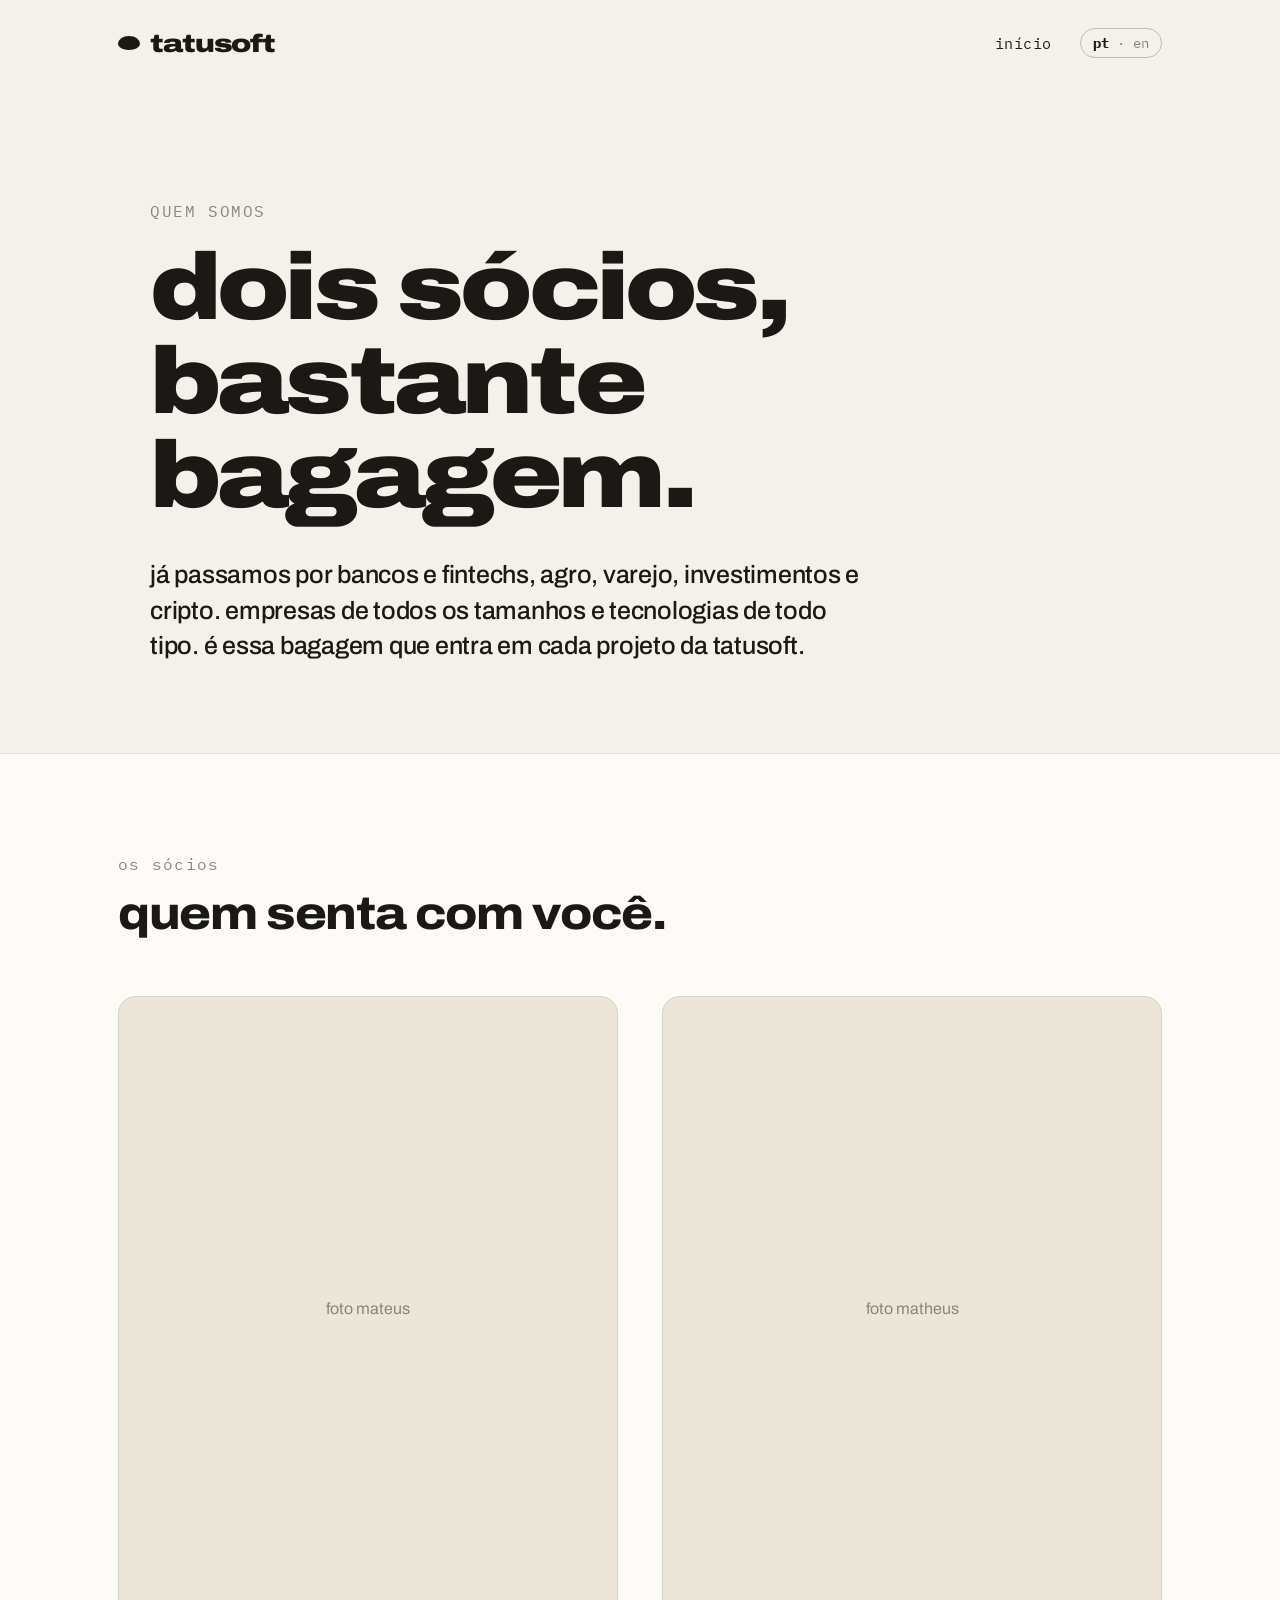
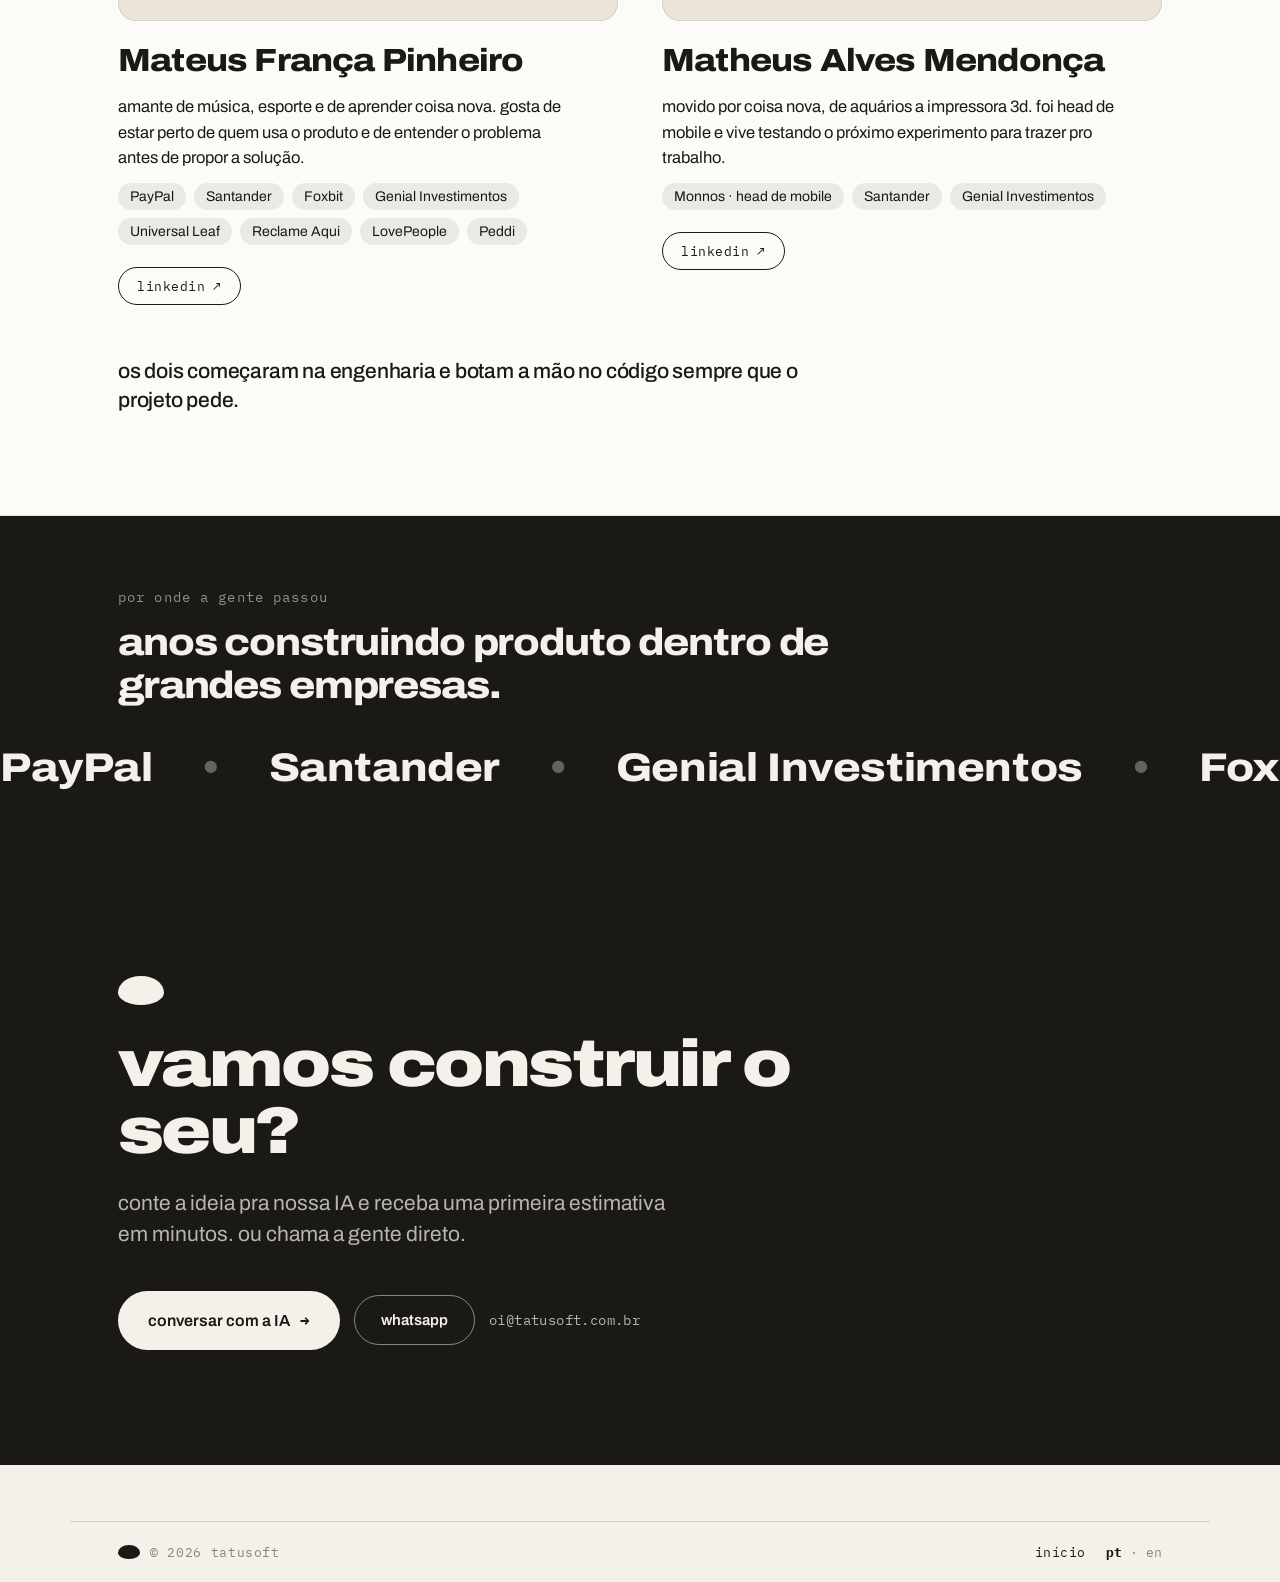
<file: quem-somos.html>
<!DOCTYPE html>
<html lang="pt-BR">
<head>
    <meta charset="UTF-8">
    <meta name="viewport" content="width=device-width, initial-scale=1.0">
    <meta name="description" content="Tatusoft - Conheça os sócios. Dois sócios, bastante bagagem. Construímos produtos digitais com experiência em bancos, fintechs, agro, varejo, investimentos e cripto.">
    <meta name="keywords" content="tatusoft, consultoria, produtos digitais, sócios, equipe, experiência">
    <title>Quem Somos - Tatusoft</title>

    <!-- Favicon -->
    <link rel="icon" type="image/svg+xml" href="data:image/svg+xml,%3Csvg viewBox='0 0 32 32' xmlns='http://www.w3.org/2000/svg'%3E%3Ccircle cx='16' cy='16' r='16' fill='%231B1915'/%3E%3C/svg%3E">

    <!-- Fonts -->
    <link rel="preconnect" href="https://fonts.googleapis.com">
    <link rel="preconnect" href="https://fonts.gstatic.com" crossorigin>
    <link href="https://fonts.googleapis.com/css2?family=Archivo:wdth,wght@62..125,100..900&family=IBM+Plex+Mono:wght@400;500&display=swap" rel="stylesheet">

    <!-- CSS -->
    <link rel="stylesheet" href="css/style.css">
    <style>
        /* Page specific styles */
        html {
            scroll-behavior: smooth;
            overflow: auto;
            height: auto;
        }
        body {
            overflow: auto;
            height: auto;
            min-height: 100vh;
        }

        .page-wrapper {
            min-height: 100vh;
            display: flex;
            flex-direction: column;
        }

        .hero-quem-somos {
            max-width: 1140px;
            margin: 0 auto;
            padding: clamp(48px, 9vw, 120px) clamp(20px, 4vw, 48px) clamp(48px, 7vw, 96px);
        }

        .eyebrow {
            font-family: 'IBM Plex Mono', monospace;
            font-size: 16px;
            letter-spacing: 0.1em;
            color: var(--pedra);
            text-transform: uppercase;
        }

        .hero-quem-somos h1 {
            margin: 20px 0 0;
            font-size: clamp(42px, 7.4vw, 94px);
            font-weight: 900;
            font-stretch: 118%;
            letter-spacing: -0.04em;
            line-height: 1.0;
            max-width: 980px;
        }

        .hero-quem-somos .hero-desc {
            margin: clamp(22px, 3vw, 34px) 0 0;
            font-size: clamp(18px, 2.3vw, 25px);
            font-weight: 500;
            letter-spacing: -0.01em;
            line-height: 1.42;
            max-width: 720px;
        }

        .socios-section {
            background: #FCFBF8;
            border-top: 1px solid rgba(27, 25, 21, 0.12);
            border-bottom: 1px solid rgba(27, 25, 21, 0.12);
        }

        .socios-content {
            max-width: 1140px;
            margin: 0 auto;
            padding: clamp(56px, 8vw, 100px) clamp(20px, 4vw, 48px);
        }

        .socios-label {
            font-family: 'IBM Plex Mono', monospace;
            font-size: 16px;
            letter-spacing: 0.08em;
            color: var(--pedra);
        }

        .socios-title {
            margin: 16px 0 0;
            font-size: clamp(28px, 4vw, 46px);
            font-weight: 800;
            font-stretch: 112%;
            letter-spacing: -0.03em;
            line-height: 1.08;
            max-width: 720px;
        }

        .socios-grid {
            margin-top: clamp(36px, 5vw, 56px);
            display: grid;
            grid-template-columns: repeat(auto-fit, minmax(300px, 1fr));
            gap: clamp(28px, 3.5vw, 44px);
        }

        .socio-card {
            display: flex;
            flex-direction: column;
            gap: 22px;
        }

        .socio-photo {
            position: relative;
            width: 100%;
            aspect-ratio: 4/5;
            border-radius: 18px;
            overflow: hidden;
            background: #ECE6DA;
            border: 1px solid rgba(27, 25, 21, 0.1);
            display: flex;
            align-items: center;
            justify-content: center;
            color: var(--pedra);
            font-size: 16px;
        }

        .socio-name {
            margin: 0;
            font-size: clamp(24px, 2.8vw, 32px);
            font-weight: 800;
            font-stretch: 112%;
            letter-spacing: -0.025em;
        }

        .socio-bio {
            margin: 16px 0 0;
            font-size: 16.5px;
            line-height: 1.55;
            color: var(--grafite);
            max-width: 460px;
        }

        .socio-companies {
            margin-top: 12px;
            display: flex;
            flex-wrap: wrap;
            gap: 8px;
        }

        .company-tag {
            padding: 6px 12px;
            background: rgba(27, 25, 21, 0.08);
            border-radius: 999px;
            font-size: 14px;
            color: var(--grafite);
        }

        .socio-linkedin {
            margin-top: 22px;
            display: inline-flex;
            align-items: center;
            gap: 8px;
            border: 1.5px solid var(--grafite);
            border-radius: 999px;
            padding: 10px 18px;
            font-family: 'IBM Plex Mono', monospace;
            font-size: 12.5px;
            letter-spacing: 0.04em;
            transition: all 0.2s ease;
        }

        .socio-linkedin:hover {
            background: var(--grafite);
            color: var(--papel);
            opacity: 1;
        }

        .shared-note {
            margin-top: clamp(36px, 4.5vw, 52px);
            font-size: clamp(17px, 2vw, 21px);
            font-weight: 500;
            letter-spacing: -0.01em;
            line-height: 1.4;
            max-width: 720px;
        }

        .experience-section {
            background: var(--grafite);
            color: var(--papel);
            overflow: hidden;
        }

        .experience-content {
            max-width: 1140px;
            margin: 0 auto;
            padding: clamp(44px, 6vw, 72px) clamp(20px, 4vw, 48px) clamp(28px, 3vw, 40px);
        }

        .experience-label {
            font-family: 'IBM Plex Mono', monospace;
            font-size: 14px;
            letter-spacing: 0.08em;
            color: rgba(244, 241, 234, 0.55);
        }

        .experience-title {
            margin: 16px 0 0;
            font-size: clamp(24px, 3.2vw, 38px);
            font-weight: 800;
            font-stretch: 112%;
            letter-spacing: -0.03em;
            line-height: 1.12;
            max-width: 720px;
            color: var(--papel);
        }

        .marquee-container {
            overflow: hidden;
            width: 100%;
            padding-bottom: clamp(44px, 6vw, 72px);
        }

        .marquee-content {
            display: flex;
            width: max-content;
            white-space: nowrap;
            animation: marquee 34s linear infinite;
            will-change: transform;
        }

        .marquee-items {
            display: flex;
            align-items: center;
            gap: clamp(28px, 4vw, 52px);
            padding-right: clamp(28px, 4vw, 52px);
            font-size: clamp(24px, 3.4vw, 40px);
            font-weight: 800;
            font-stretch: 112%;
            letter-spacing: -0.01em;
        }

        .marquee-dot {
            opacity: 0.34;
            font-size: 0.4em;
            transform: translateY(-0.14em);
        }

        @keyframes marquee {
            from { transform: translateX(0); }
            to { transform: translateX(-50%); }
        }

        .cta-section {
            background: var(--grafite);
            color: var(--papel);
        }

        .cta-content {
            max-width: 1140px;
            margin: 0 auto;
            padding: clamp(64px, 9vw, 120px) clamp(20px, 4vw, 48px);
            display: flex;
            flex-direction: column;
            align-items: flex-start;
        }

        .cta-pebble {
            width: 46px;
            height: 29px;
            background: var(--papel);
            border-radius: 50% / 58% 58% 44% 44%;
        }

        .cta-title {
            margin: 26px 0 0;
            font-size: clamp(34px, 5.6vw, 66px);
            font-weight: 900;
            font-stretch: 116%;
            letter-spacing: -0.038em;
            line-height: 1.02;
            max-width: 820px;
            color: var(--papel);
        }

        .cta-desc {
            margin: 22px 0 0;
            font-size: clamp(17px, 2.1vw, 21px);
            line-height: 1.5;
            color: rgba(244, 241, 234, 0.72);
            max-width: 560px;
        }

        .cta-buttons {
            margin-top: clamp(28px, 4vw, 40px);
            display: flex;
            flex-wrap: wrap;
            gap: 14px;
            align-items: center;
        }

        .btn-cta-primary {
            background: var(--papel);
            color: var(--grafite);
            border-radius: 999px;
            padding: 16px 30px;
            font-size: 16px;
            font-weight: 600;
            display: inline-flex;
            align-items: center;
            gap: 10px;
            transition: transform 0.2s ease, box-shadow 0.2s ease;
        }

        .btn-cta-primary:hover {
            transform: translateY(-2px);
            box-shadow: 0 6px 20px rgba(0, 0, 0, 0.3);
            opacity: 1;
        }

        .btn-cta-secondary {
            border: 1.5px solid rgba(244, 241, 234, 0.5);
            color: var(--papel);
            border-radius: 999px;
            padding: 16px 26px;
            font-size: 15px;
            font-weight: 600;
            display: inline-flex;
            align-items: center;
            gap: 9px;
            transition: all 0.2s ease;
        }

        .btn-cta-secondary:hover {
            background: var(--papel);
            color: var(--grafite);
            opacity: 1;
        }

        .cta-email {
            color: rgba(244, 241, 234, 0.72);
            font-family: 'IBM Plex Mono', monospace;
            font-size: 13.5px;
            letter-spacing: 0.03em;
        }

        /* Mobile */
        @media (max-width: 640px) {
            .hero-quem-somos {
                padding: clamp(32px, 8vw, 48px) 20px;
            }

            .socios-grid {
                grid-template-columns: 1fr;
            }

            .marquee-items {
                font-size: 20px;
            }

            .cta-buttons {
                flex-direction: column;
                width: 100%;
            }

            .btn-cta-primary,
            .btn-cta-secondary {
                width: 100%;
                justify-content: center;
            }
        }
    </style>
</head>
<body>
    <!-- Main Layout -->
    <div class="page-wrapper">
        <!-- Navigation -->
        <header class="nav">
            <a href="index.html" class="logo">
                <span class="logo-pebble"></span>
                tatusoft
            </a>
            <nav class="nav-menu">
                <a href="index.html" class="nav-link" data-pt="início" data-en="home">início</a>
                <button class="lang-switch" aria-label="alternar idioma">
                    <span class="lang-pt active">pt</span>
                    <span class="lang-divider"> · </span>
                    <span class="lang-en">en</span>
                </button>
            </nav>
        </header>

        <!-- Hero Section -->
        <section class="hero-quem-somos">
            <div class="eyebrow" data-pt="quem somos" data-en="about us">quem somos</div>
            <h1 data-pt="dois sócios, bastante bagagem." data-en="two partners, a lot of shipped product.">
                dois sócios, bastante bagagem.
            </h1>
            <p class="hero-desc" data-pt="já passamos por bancos e fintechs, agro, varejo, investimentos e cripto. empresas de todos os tamanhos e tecnologias de todo tipo. é essa bagagem que entra em cada projeto da tatusoft."
               data-en="we have worked across banks and fintechs, agriculture, retail, investments and crypto — companies of every size and all kinds of technology. that background goes into every tatusoft project.">
                já passamos por bancos e fintechs, agro, varejo, investimentos e cripto. empresas de todos os tamanhos e tecnologias de todo tipo. é essa bagagem que entra em cada projeto da tatusoft.
            </p>
        </section>

        <!-- Sócios Section -->
        <section class="socios-section">
            <div class="socios-content">
                <div class="socios-label" data-pt="os sócios" data-en="the partners">os sócios</div>
                <h2 class="socios-title" data-pt="quem senta com você." data-en="who you actually work with.">
                    quem senta com você.
                </h2>

                <div class="socios-grid">
                    <!-- Mateus -->
                    <div class="socio-card">
                        <div class="socio-photo">
                            <!-- Placeholder for photo -->
                            <span data-pt="foto mateus" data-en="mateus photo">foto mateus</span>
                        </div>
                        <div>
                            <h3 class="socio-name">Mateus França Pinheiro</h3>
                            <p class="socio-bio" data-pt="amante de música, esporte e de aprender coisa nova. gosta de estar perto de quem usa o produto e de entender o problema antes de propor a solução."
                               data-en="in love with music, sports and learning new things. likes being close to whoever uses the product and understanding the problem before proposing a solution.">
                                amante de música, esporte e de aprender coisa nova. gosta de estar perto de quem usa o produto e de entender o problema antes de propor a solução.
                            </p>
                            <div class="socio-companies">
                                <span class="company-tag">PayPal</span>
                                <span class="company-tag">Santander</span>
                                <span class="company-tag">Foxbit</span>
                                <span class="company-tag">Genial Investimentos</span>
                                <span class="company-tag">Universal Leaf</span>
                                <span class="company-tag">Reclame Aqui</span>
                                <span class="company-tag">LovePeople</span>
                                <span class="company-tag">Peddi</span>
                            </div>
                            <a href="https://www.linkedin.com/in/mateus-f-pinheiro-15124bb3/" target="_blank" rel="noopener" class="socio-linkedin">
                                linkedin <span>↗</span>
                            </a>
                        </div>
                    </div>

                    <!-- Matheus -->
                    <div class="socio-card">
                        <div class="socio-photo">
                            <!-- Placeholder for photo -->
                            <span data-pt="foto matheus" data-en="matheus photo">foto matheus</span>
                        </div>
                        <div>
                            <h3 class="socio-name">Matheus Alves Mendonça</h3>
                            <p class="socio-bio" data-pt="movido por coisa nova, de aquários a impressora 3d. foi head de mobile e vive testando o próximo experimento para trazer pro trabalho."
                               data-en="driven by anything new — from aquariums to 3d printers. former head of mobile, always testing the next experiment to bring into the work.">
                                movido por coisa nova, de aquários a impressora 3d. foi head de mobile e vive testando o próximo experimento para trazer pro trabalho.
                            </p>
                            <div class="socio-companies">
                                <span class="company-tag">Monnos · head de mobile</span>
                                <span class="company-tag">Santander</span>
                                <span class="company-tag">Genial Investimentos</span>
                            </div>
                            <a href="https://www.linkedin.com/in/matheus-alves-mendonca/" target="_blank" rel="noopener" class="socio-linkedin">
                                linkedin <span>↗</span>
                            </a>
                        </div>
                    </div>
                </div>

                <p class="shared-note" data-pt="os dois começaram na engenharia e botam a mão no código sempre que o projeto pede."
                   data-en="both started in engineering and get their hands on the code whenever the project needs it.">
                    os dois começaram na engenharia e botam a mão no código sempre que o projeto pede.
                </p>
            </div>
        </section>

        <!-- Experience Marquee -->
        <section class="experience-section">
            <div class="experience-content">
                <div class="experience-label" data-pt="por onde a gente passou" data-en="where we have been">por onde a gente passou</div>
                <h2 class="experience-title" data-pt="anos construindo produto dentro de grandes empresas."
                    data-en="years building product inside large companies.">
                    anos construindo produto dentro de grandes empresas.
                </h2>
            </div>
            <div class="marquee-container">
                <div class="marquee-content">
                    <div class="marquee-items">
                        <span>PayPal</span><span class="marquee-dot">●</span>
                        <span>Santander</span><span class="marquee-dot">●</span>
                        <span>Genial Investimentos</span><span class="marquee-dot">●</span>
                        <span>Foxbit</span><span class="marquee-dot">●</span>
                        <span>Monnos</span><span class="marquee-dot">●</span>
                        <span>Universal Leaf</span><span class="marquee-dot">●</span>
                        <span>Reclame Aqui</span><span class="marquee-dot">●</span>
                        <span>LovePeople</span><span class="marquee-dot">●</span>
                        <span>Peddi</span><span class="marquee-dot">●</span>
                    </div>
                    <div class="marquee-items" aria-hidden="true">
                        <span>PayPal</span><span class="marquee-dot">●</span>
                        <span>Santander</span><span class="marquee-dot">●</span>
                        <span>Genial Investimentos</span><span class="marquee-dot">●</span>
                        <span>Foxbit</span><span class="marquee-dot">●</span>
                        <span>Monnos</span><span class="marquee-dot">●</span>
                        <span>Universal Leaf</span><span class="marquee-dot">●</span>
                        <span>Reclame Aqui</span><span class="marquee-dot">●</span>
                        <span>LovePeople</span><span class="marquee-dot">●</span>
                        <span>Peddi</span><span class="marquee-dot">●</span>
                    </div>
                </div>
            </div>
        </section>

        <!-- CTA Section -->
        <section class="cta-section">
            <div class="cta-content">
                <div class="cta-pebble"></div>
                <h2 class="cta-title" data-pt="vamos construir o seu?" data-en="let's build yours?">
                    vamos construir o seu?
                </h2>
                <p class="cta-desc" data-pt="conte a ideia pra nossa IA e receba uma primeira estimativa em minutos. ou chama a gente direto."
                   data-en="tell your idea to our AI and get a first estimate in minutes. or reach out to us directly.">
                    conte a ideia pra nossa IA e receba uma primeira estimativa em minutos. ou chama a gente direto.
                </p>
                <div class="cta-buttons">
                    <a href="conversa-ia.html" class="btn-cta-primary">
                        <span data-pt="conversar com a IA" data-en="talk to the AI">conversar com a IA</span>
                        <span style="font-family: 'IBM Plex Mono', monospace">→</span>
                    </a>
                    <a href="https://wa.me/5511999999999" target="_blank" rel="noopener" class="btn-cta-secondary">
                        whatsapp
                    </a>
                    <a href="mailto:oi@tatusoft.com.br" class="cta-email">
                        oi@tatusoft.com.br
                    </a>
                </div>
            </div>
        </section>

        <!-- Footer -->
        <footer class="footer">
            <div class="footer-content">
                <div class="footer-left">
                    <span class="footer-pebble"></span>
                    <span class="footer-copyright">© 2026 tatusoft</span>
                </div>
                <div class="footer-right">
                    <a href="index.html" data-pt="início" data-en="home">início</a>
                    <button class="lang-switch-footer" aria-label="alternar idioma">
                        <span class="lang-pt active">pt</span>
                        <span> · </span>
                        <span class="lang-en">en</span>
                    </button>
                </div>
            </div>
        </footer>
    </div>

    <!-- JavaScript -->
    <script src="js/main.js"></script>
</body>
</html>
</file>
<file: css/style.css>
/* ========== Base Styles ========== */
* {
    margin: 0;
    padding: 0;
    box-sizing: border-box;
}

:root {
    /* Brand Colors */
    --papel: #F4F1EA;
    --leite: #FCFBF8;
    --grafite: #1B1915;
    --pedra: #8B857A;
    --whatsapp: #25D366;

    /* Spacing */
    --spacing-xs: 8px;
    --spacing-sm: 12px;
    --spacing-md: 16px;
    --spacing-lg: 24px;
    --spacing-xl: 32px;
    --spacing-2xl: 48px;
    --spacing-3xl: 64px;
}

html {
    height: 100%;
    background: var(--papel);
}

body {
    margin: 0;
    height: 100%;
    overflow: hidden;
    background: var(--papel);
    color: var(--grafite);
    font-family: 'Archivo', system-ui, sans-serif;
    -webkit-font-smoothing: antialiased;
    text-rendering: optimizeLegibility;
}

a {
    color: var(--grafite);
    text-decoration: none;
}

a:hover {
    opacity: 0.55;
}

::selection {
    background: var(--grafite);
    color: var(--papel);
}

input, textarea {
    font-family: 'Archivo', system-ui, sans-serif;
}

input::placeholder, textarea::placeholder {
    color: var(--pedra);
    opacity: 1;
}

/* ========== Animations ========== */
@keyframes pebble {
    0%, 100% { transform: translateY(0); }
    50% { transform: translateY(-7px); }
}

@keyframes wordin {
    from {
        opacity: 0;
        transform: translateY(0.28em);
    }
    to {
        opacity: 1;
        transform: translateY(0);
    }
}


/* ========== Transition Splash ========== */
.transition-splash {
    position: fixed;
    top: 0;
    left: 0;
    width: 100vw;
    height: 100vh;
    z-index: 90;
    background: var(--grafite);
    color: var(--papel);
    display: flex;
    flex-direction: column;
    align-items: center;
    justify-content: center;
    gap: 22px;
}

.splash-pebble {
    width: 46px;
    height: 29px;
    background: var(--papel);
    border-radius: 50% / 58% 58% 44% 44%;
    animation: pebble 1.2s ease-in-out infinite;
}

.splash-logo {
    font-size: clamp(34px, 8vw, 52px);
    font-weight: 900;
    font-stretch: 125%;
    letter-spacing: -0.045em;
}

.splash-label {
    font-family: 'IBM Plex Mono', monospace;
    font-size: 13px;
    letter-spacing: 0.14em;
    color: rgba(244, 241, 234, 0.55);
    text-transform: uppercase;
}

/* ========== Layout Wrapper ========== */
.wrapper {
    height: 100vh;
    display: flex;
    flex-direction: column;
    overflow: hidden;
}

/* ========== Navigation ========== */
.nav {
    flex: none;
    max-width: 1140px;
    margin: 0 auto;
    padding: clamp(16px, 3vw, 28px) clamp(20px, 4vw, 48px);
    display: flex;
    align-items: center;
    justify-content: space-between;
    gap: 16px;
    width: 100%;
}

.logo {
    display: flex;
    align-items: center;
    gap: 10px;
    font-size: 25px;
    font-weight: 900;
    font-stretch: 125%;
    letter-spacing: -0.045em;
}

.logo-pebble, .footer-pebble {
    width: 22px;
    height: 14px;
    background: var(--grafite);
    border-radius: 50% / 58% 58% 44% 44%;
    flex: none;
}

.nav-menu {
    display: flex;
    align-items: center;
    gap: clamp(14px, 2.5vw, 28px);
    font-family: 'IBM Plex Mono', monospace;
    font-size: 14.5px;
    letter-spacing: 0.04em;
}

.lang-switch, .lang-switch-footer {
    border: 1px solid rgba(27, 25, 21, 0.25);
    border-radius: 999px;
    padding: 5px 12px;
    cursor: pointer;
    user-select: none;
    background: transparent;
    font-family: 'IBM Plex Mono', monospace;
    font-size: 14px;
    color: var(--grafite);
}

.lang-switch:hover, .lang-switch-footer:hover {
    opacity: 0.7;
}

.lang-pt, .lang-en {
    transition: all 0.3s ease;
}

.lang-pt.active, .lang-en.active {
    font-weight: 700;
    color: var(--grafite);
}

.lang-pt:not(.active), .lang-en:not(.active) {
    color: var(--pedra);
}

.lang-divider {
    color: var(--pedra);
}

/* ========== Hero Section ========== */
.hero {
    flex: 1 1 auto;
    min-height: 0;
    display: flex;
    flex-direction: column;
    justify-content: center;
    overflow: hidden;
    padding: clamp(12px, 2.5vh, 36px) 0;
}

.container {
    max-width: 1140px;
    width: 100%;
    margin: 0 auto;
    padding: 0 clamp(20px, 4vw, 48px);
}

.hero-title {
    margin: 0;
    font-size: clamp(38px, 6vw, 74px);
    font-weight: 900;
    font-stretch: 118%;
    letter-spacing: -0.04em;
    line-height: 1.02;
}

.hero-static, .hero-dynamic {
    display: block;
}

.hero-dynamic {
    animation: wordin 0.5s ease both;
}

.hero-grid {
    margin-top: clamp(18px, 3.5vh, 60px);
    display: grid;
    grid-template-columns: repeat(auto-fit, minmax(320px, 1fr));
    gap: clamp(24px, 4vw, 64px);
    align-items: start;
}

.hero-info h2 {
    margin: 0;
    font-size: clamp(26px, 3.4vw, 40px);
    font-weight: 800;
    font-stretch: 112%;
    letter-spacing: -0.032em;
    line-height: 1.05;
}

.hero-info p {
    margin: clamp(12px, 2vh, 20px) 0 0;
    font-size: clamp(15px, 1.9vw, 19px);
    color: var(--pedra);
    line-height: 1.5;
    max-width: 440px;
}

.mono-accent {
    margin-top: clamp(14px, 2.4vh, 26px);
    display: flex;
    align-items: center;
    gap: 10px;
    font-family: 'IBM Plex Mono', monospace;
    font-size: 15px;
    letter-spacing: 0.05em;
    color: var(--pedra);
}

/* ========== Form ========== */
.capture-form {
    display: flex;
    flex-direction: column;
    gap: 12px;
}

.textarea-wrapper {
    position: relative;
}

textarea {
    width: 100%;
    height: clamp(96px, 16vh, 200px);
    resize: none;
    border: 1.5px solid var(--grafite);
    border-radius: 18px;
    background: #FFFFFF;
    outline: none;
    padding: 18px 22px;
    font-size: 16.5px;
    line-height: 1.5;
    color: var(--grafite);
    transition: border-color 0.3s ease;
}

textarea:focus {
    border-color: var(--grafite);
    box-shadow: 0 0 0 2px rgba(27, 25, 21, 0.1);
}

.char-count {
    position: absolute;
    right: 16px;
    bottom: 12px;
    font-family: 'IBM Plex Mono', monospace;
    font-size: 11px;
    color: var(--pedra);
}

input[type="email"] {
    width: 100%;
    height: 56px;
    border: 1.5px solid var(--grafite);
    border-radius: 14px;
    background: #FFFFFF;
    outline: none;
    padding: 0 22px;
    font-size: 16px;
    color: var(--grafite);
    transition: border-color 0.3s ease;
}

input[type="email"]:focus {
    border-color: var(--grafite);
    box-shadow: 0 0 0 2px rgba(27, 25, 21, 0.1);
}

input[type="email"].error {
    border-color: #B23A2E;
}

.form-actions {
    margin-top: clamp(14px, 2.4vh, 24px);
    display: flex;
    align-items: center;
    gap: 18px;
    flex-wrap: wrap;
}

.btn-primary {
    border: none;
    cursor: pointer;
    background: var(--grafite);
    color: var(--papel);
    border-radius: 999px;
    padding: 16px 32px;
    font-size: 16px;
    font-weight: 600;
    font-family: 'Archivo', sans-serif;
    display: inline-flex;
    align-items: center;
    gap: 10px;
    transition: transform 0.2s ease, box-shadow 0.2s ease;
}

.btn-primary:hover {
    transform: translateY(-2px);
    box-shadow: 0 4px 12px rgba(27, 25, 21, 0.25);
}

.btn-primary .arrow {
    font-family: 'IBM Plex Mono', monospace;
}

.btn-whatsapp {
    border: 1.5px solid var(--grafite);
    cursor: pointer;
    background: transparent;
    color: var(--grafite);
    border-radius: 999px;
    padding: 14px 24px;
    font-size: 15px;
    font-weight: 500;
    font-family: 'Archivo', sans-serif;
    display: inline-flex;
    align-items: center;
    gap: 8px;
    transition: all 0.2s ease;
    text-decoration: none;
}

.btn-whatsapp:hover {
    background: var(--grafite);
    color: var(--papel);
    transform: translateY(-2px);
}

.form-note {
    font-family: 'IBM Plex Mono', monospace;
    font-size: 14px;
    letter-spacing: 0.06em;
    color: var(--pedra);
}

/* ========== Footer ========== */
.footer {
    flex: none;
    width: 100%;
    padding-top: clamp(36px, 5vw, 56px);
}

.footer-content {
    max-width: 1140px;
    margin: 0 auto;
    padding: clamp(14px, 2.4vh, 24px) clamp(20px, 4vw, 48px);
    border-top: 1px solid rgba(27, 25, 21, 0.14);
    display: flex;
    flex-wrap: wrap;
    gap: 10px 24px;
    align-items: center;
    justify-content: space-between;
}

/* Footer Expanded (for index page) */
.footer-expanded {
    max-width: 1140px;
    margin: 0 auto;
    padding: 0 clamp(20px, 4vw, 48px) clamp(28px, 4vw, 44px);
}

.footer-top-section {
    display: flex;
    flex-wrap: wrap;
    gap: 24px 48px;
    align-items: flex-start;
    justify-content: space-between;
}

.footer-brand {
    display: flex;
    flex-direction: column;
    gap: 12px;
}

.footer-logo {
    font-size: 22px;
    font-weight: 900;
    font-stretch: 125%;
    letter-spacing: -0.045em;
}

.footer-tagline {
    font-size: 17px;
    color: var(--pedra);
    max-width: 280px;
    line-height: 1.55;
}

.footer-nav-links {
    display: flex;
    flex-wrap: wrap;
    gap: 12px 32px;
    font-family: 'IBM Plex Mono', monospace;
    font-size: 14px;
    letter-spacing: 0.04em;
}

.footer-bottom-section {
    margin-top: 32px;
    border-top: 1px solid rgba(27, 25, 21, 0.14);
    padding-top: 18px;
    display: flex;
    flex-wrap: wrap;
    gap: 12px;
    align-items: center;
    justify-content: space-between;
}

.footer-left {
    display: flex;
    align-items: center;
    gap: 10px;
}

.footer-copyright {
    font-family: 'IBM Plex Mono', monospace;
    font-size: 13px;
    letter-spacing: 0.05em;
    color: var(--pedra);
}

.footer-right {
    display: flex;
    align-items: center;
    gap: 20px;
    font-family: 'IBM Plex Mono', monospace;
    font-size: 13px;
    letter-spacing: 0.04em;
}

.lang-switch-footer {
    font-size: 13px;
    border: none;
    padding: 0;
    color: var(--pedra);
}

/* ========== Mobile Responsive ========== */
@media (max-width: 640px) {
    html, body {
        height: 100%;
        overflow: hidden;
    }

    .wrapper {
        height: 100vh;
        overflow: hidden;
        display: flex;
        flex-direction: column;
    }

    /* Compact Navigation */
    .nav {
        padding: 4px 16px;
    }

    .nav-menu {
        font-size: 12px;
        gap: 12px;
    }

    .logo {
        font-size: 19px;
    }

    .logo-pebble {
        width: 17px;
        height: 10px;
    }

    /* Left-aligned Hero */
    .hero {
        flex: 1;
        overflow: hidden;
        display: flex;
        flex-direction: column;
        justify-content: center;
        align-items: flex-start;
        padding: 0 20px;
        text-align: left;
    }

    .container {
        width: 100%;
        padding: 0;
    }

    .hero-title {
        font-size: clamp(32px, 8vw, 42px);
        margin-bottom: 16px;
    }

    .hero-grid {
        grid-template-columns: 1fr;
        gap: 0;
        width: 100%;
    }

    /* Hide descriptions on mobile */
    .hero-info p,
    .mono-accent {
        display: none;
    }

    .hero-info h2 {
        font-size: 20px;
        text-align: left;
        margin-bottom: 12px;
    }

    /* Compact Form */
    .capture-form {
        gap: 8px;
    }

    .textarea-wrapper {
        position: relative;
    }

    textarea {
        height: 72px;
        padding: 12px 16px;
        font-size: 15px;
        border-radius: 14px;
    }

    .char-count {
        font-size: 10px;
        right: 12px;
        bottom: 6px;
    }

    input[type="email"] {
        height: 44px;
        font-size: 15px;
        padding: 0 16px;
        border-radius: 12px;
    }

    /* Fixed button position */
    .form-actions {
        margin-top: 10px;
        flex-direction: column;
        gap: 10px;
        align-items: stretch;
    }

    .btn-primary {
        width: 100%;
        padding: 12px 24px;
        font-size: 15px;
    }

    .btn-whatsapp {
        width: 100%;
        padding: 12px 24px;
        font-size: 14px;
        justify-content: center;
    }

    .form-note {
        display: none; /* Hide "de graça" text on mobile */
    }

    /* Compact Footer */
    .footer {
        padding-top: 20px;
    }

    .footer-content {
        padding: 4px 16px;
        flex-direction: row;
        justify-content: space-between;
        align-items: center;
        gap: 8px;
    }

    /* Footer Expanded Mobile */
    .footer-expanded {
        padding: 0 20px 20px;
    }

    .footer-top-section {
        flex-direction: column;
        gap: 20px;
    }

    .footer-logo {
        font-size: 19px;
    }

    .footer-tagline {
        font-size: 15px;
    }

    .footer-nav-links {
        font-size: 12px;
        gap: 10px 20px;
    }

    .footer-nav-links a[href^="mailto"] {
        display: none;
    }

    .footer-bottom-section {
        margin-top: 20px;
        padding-top: 12px;
    }

    .footer-left,
    .footer-right {
        flex-direction: row;
        align-items: center;
        gap: 8px;
    }

    .footer-copyright {
        font-size: 11px;
    }

    .footer-right a[href^="mailto"] {
        display: none; /* Hide email in footer on mobile */
    }

    .lang-switch-footer {
        font-size: 11px;
    }

    .footer-pebble {
        display: none; /* Hide logo icon in footer on mobile */
    }
}

/* Extra small devices (very small phones) */
@media (max-width: 375px) {
    .hero-title {
        font-size: 28px;
    }

    .hero-info h2 {
        font-size: 18px;
    }

    textarea {
        height: 70px;
        font-size: 14px;
    }

    input[type="email"] {
        height: 44px;
        font-size: 14px;
    }

    .btn-primary {
        padding: 12px 20px;
        font-size: 14px;
    }

    .btn-whatsapp {
        padding: 12px 20px;
        font-size: 13px;
    }
}

/* Landscape orientation on mobile */
@media (max-width: 640px) and (orientation: landscape) {
    .hero {
        padding: 0 20px;
    }

    .hero-title {
        font-size: 24px;
        margin-bottom: 16px;
    }

    .hero-info h2 {
        font-size: 16px;
        margin-bottom: 12px;
    }

    textarea {
        height: 60px;
    }

    input[type="email"] {
        height: 40px;
    }

    .form-actions {
        margin-top: 12px;
    }

    .btn-primary {
        padding: 10px 20px;
    }

    .footer-content {
        padding: 8px 16px;
    }
}
</file>
